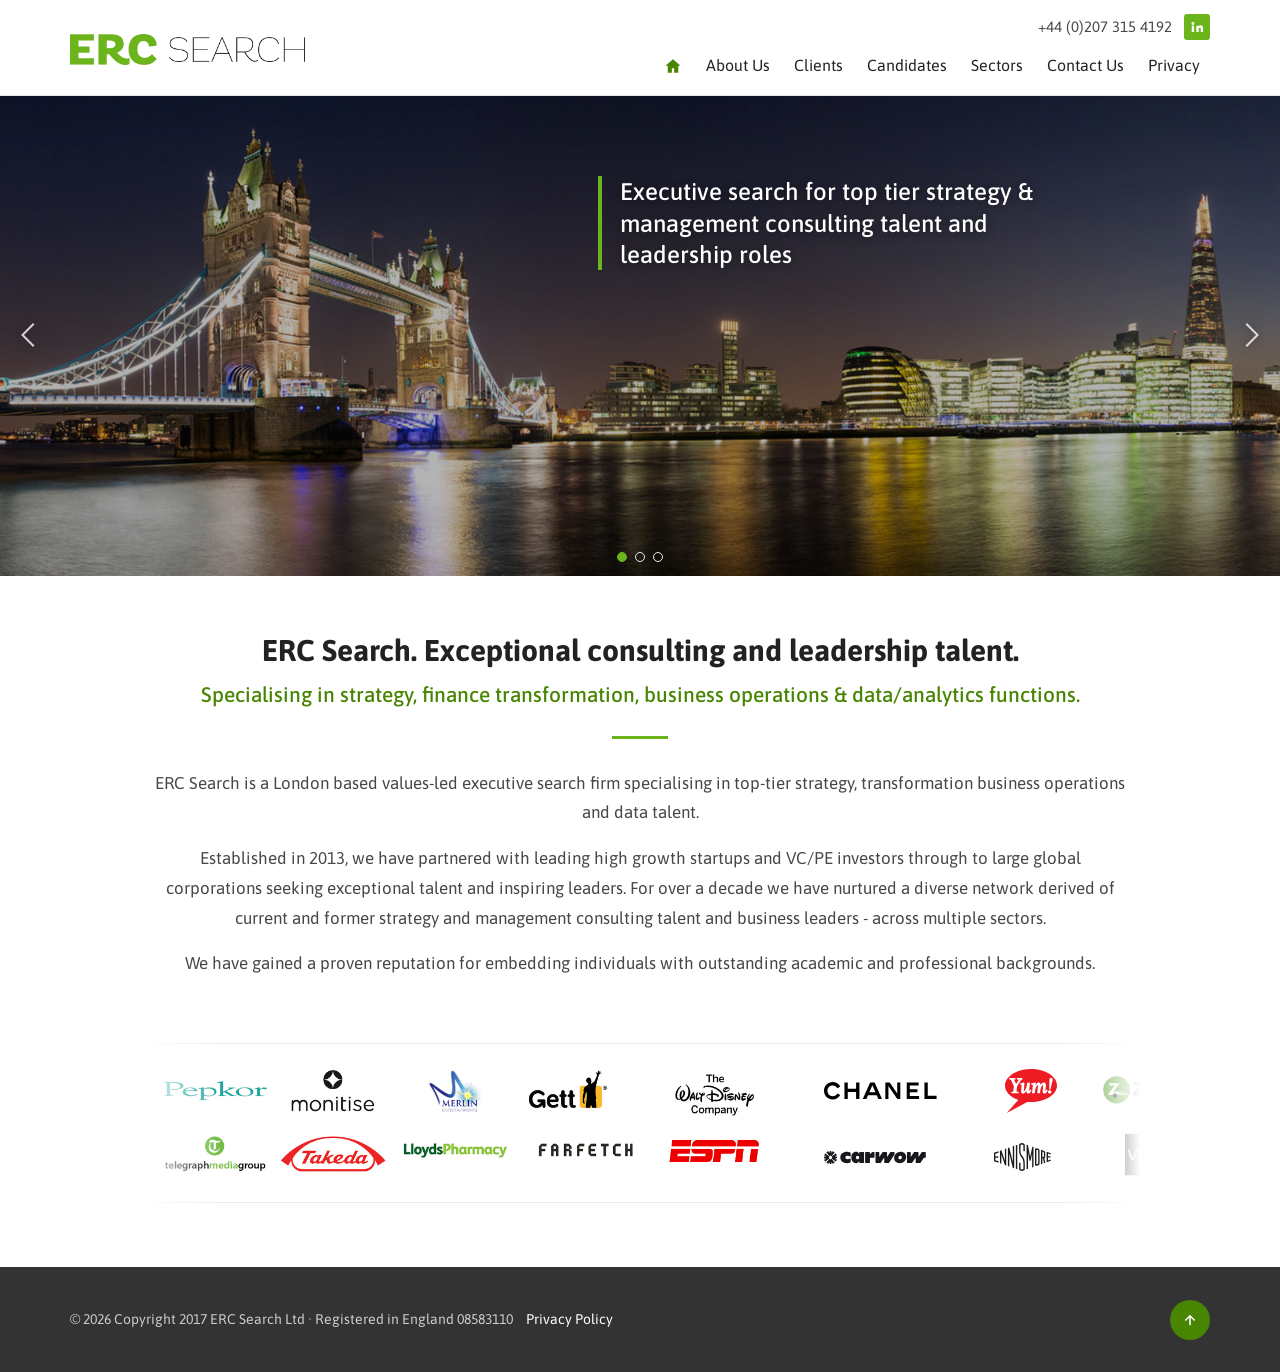
<file: index.html>
<!doctype html>
<html lang="en-GB">
<head>
<meta charset="utf-8">
<meta name="viewport" content="width=device-width, initial-scale=1, viewport-fit=cover">
<title>ERC Search - Home</title>
<meta name="description" content="ERC Search is a recruitment consultancy for top tier strategy and management consulting talent">
<meta name="keywords" content="erc, search, recruitment, consultancy, top, tier, strategy, management, consulting, talent">
<meta name="theme-color" content="#ffffff">
<link rel="stylesheet" href="assets/css/fonts.css">
<link rel="stylesheet" href="assets/css/style.css?v=40203330">
</head>
<body>
<a class="skip" href="#main">Skip to content</a>
<header class="site-header"><div class="wrap header-inner">
  <a class="logo" href="index.html"><img src="img/erc-logo.png" alt="ERC Search" width="386" height="50"></a>
  <div class="header-right">
    <div class="header-contact">
      <a class="tel" href="tel:+442073154192">+44 (0)207 315 4192</a>
      <a class="li" href="https://www.linkedin.com/company/erc-search/" aria-label="ERC Search on LinkedIn"><svg viewBox="0 0 24 24" aria-hidden="true"><path d="M4.98 3.5A2.5 2.5 0 1 1 5 8.5a2.5 2.5 0 0 1-.02-5zM3 9.75h4v11H3v-11zm7 0h3.8v1.5h.06c.53-1 1.83-2.05 3.77-2.05 4.03 0 4.77 2.6 4.77 6v5.55h-4v-4.92c0-1.17-.02-2.68-1.65-2.68-1.65 0-1.9 1.28-1.9 2.6v5h-4v-11z"/></svg></a>
    </div>
    <button class="nav-toggle" type="button" aria-expanded="false" aria-controls="site-nav" aria-label="Menu"><span></span></button>
    <nav class="nav" id="site-nav" aria-label="Main"><ul><li><a class="nav-home" href="index.html" aria-current="page" aria-label="Home"><svg viewBox="0 0 24 24" aria-hidden="true"><path d="M12 3 2 11.5h3V21h5.5v-6h3v6H19v-9.5h3z"/></svg><span class="nav-home-label">Home</span></a></li><li><a href="about.html">About Us</a></li><li><a href="clients.html">Clients</a></li><li><a href="candidates.html">Candidates</a></li><li><a href="sectors.html">Sectors</a></li><li><a href="contact.html">Contact Us</a></li><li><a href="privacy-policy.pdf">Privacy</a></li></ul></nav>
  </div>
</div></header>
<main id="main">
<section class="slider" aria-label="Introduction">
  <div class="slide is-active" aria-hidden="false"><img src="img/head/home1.jpg" alt="" width="1600" height="600"><div class="slide-caption" style="--x:46.7%;--y:16.7%"><p>Executive search for top tier strategy &amp; management consulting talent and leadership roles</p></div></div><div class="slide" aria-hidden="true"><img src="img/head/home2.jpg" alt="" width="1600" height="600" loading="lazy" style="filter:brightness(1.22)"><div class="slide-caption" style="--x:17.7%;--y:55%"><p>Access to market leading clients and exciting opportunities</p></div></div><div class="slide" aria-hidden="true"><img src="img/head/home3.jpg" alt="" width="1600" height="600" loading="lazy"><div class="slide-caption" style="--x:7.7%;--y:38.3%"><p>Solutions through understanding</p></div></div>
  <button class="slider-arrow slider-prev" type="button" aria-label="Previous slide"><svg viewBox="0 0 24 24" aria-hidden="true"><path d="M15 3 6 12l9 9" fill="none" stroke="currentColor" stroke-width="1.6"/></svg></button>
  <button class="slider-arrow slider-next" type="button" aria-label="Next slide"><svg viewBox="0 0 24 24" aria-hidden="true"><path d="m9 3 9 9-9 9" fill="none" stroke="currentColor" stroke-width="1.6"/></svg></button>
  <div class="slider-dots"><button type="button" aria-label="Slide 1" aria-current="true"></button><button type="button" aria-label="Slide 2" aria-current="false"></button><button type="button" aria-label="Slide 3" aria-current="false"></button></div>
</section>
<section class="intro"><div class="wrap"><div class="intro-inner">
  <h1>ERC Search. Exceptional consulting and leadership talent.</h1>
  <h2 class="subtitle">Specialising in strategy, finance transformation, business operations &amp; data/analytics functions.</h2>
  <hr class="rule">
  <p>ERC Search is a London based values-led executive search firm specialising in top-tier strategy, transformation business operations and data talent.</p>
  <p>Established in 2013, we have partnered with leading high growth startups and VC/PE investors through to large global corporations seeking exceptional talent and inspiring leaders. For over a decade we have nurtured a diverse network derived of current and former strategy and management consulting talent and business leaders - across multiple sectors.</p>
  <p>We have gained a proven reputation for embedding individuals with outstanding academic and professional backgrounds.</p>
</div></div></section>
<section class="reel-wrap" aria-label="Clients"><div class="wrap"><div class="reel"><div class="reel-row reel-row--top"><div class="reel-track"><span class="reel-cut" style="--cut:58"><img class="reel-strip" src="img/_image-2.jpg" alt="" width="2250" height="360"></span><span class="reel-logo" style="--h:18px"><img src="img/clients/chanel.svg" alt="Chanel"></span><span class="reel-logo" style="--h:44px"><img src="img/clients/yum.svg" alt="Yum! Brands"></span><span class="reel-cut" style="--cut:50"><img class="reel-strip" src="img/_image-1.jpg" alt="" width="2250" height="360"></span><span class="reel-logo" style="--h:19px"><img src="img/clients/depop.svg" alt="Depop"></span><span class="reel-logo" style="--h:28px"><img src="img/clients/migso-pcubed.svg" alt="MIGSO-PCUBED"></span><span class="reel-cut" style="--cut:51"><img class="reel-strip" src="img/_image-3.jpg" alt="" width="2250" height="360"></span><span class="reel-logo" style="--h:15px"><img src="img/clients/thefold.png" alt="The Fold"></span><span class="reel-logo" style="--h:36px"><img src="img/clients/better.svg" alt="Better.co.uk"></span><span class="reel-cut" style="--cut:53"><img class="reel-strip" src="img/_image-4.jpg" alt="" width="2250" height="360"></span><span class="reel-logo" style="--h:19px"><img src="img/clients/antidote.svg" alt="Antidote"></span><span class="reel-copy" aria-hidden="true"><span class="reel-cut" style="--cut:58"><img class="reel-strip" src="img/_image-2.jpg" alt="" width="2250" height="360"></span><span class="reel-logo" style="--h:18px"><img src="img/clients/chanel.svg" alt=""></span><span class="reel-logo" style="--h:44px"><img src="img/clients/yum.svg" alt=""></span><span class="reel-cut" style="--cut:50"><img class="reel-strip" src="img/_image-1.jpg" alt="" width="2250" height="360"></span><span class="reel-logo" style="--h:19px"><img src="img/clients/depop.svg" alt=""></span><span class="reel-logo" style="--h:28px"><img src="img/clients/migso-pcubed.svg" alt=""></span><span class="reel-cut" style="--cut:51"><img class="reel-strip" src="img/_image-3.jpg" alt="" width="2250" height="360"></span><span class="reel-logo" style="--h:15px"><img src="img/clients/thefold.png" alt=""></span><span class="reel-logo" style="--h:36px"><img src="img/clients/better.svg" alt=""></span><span class="reel-cut" style="--cut:53"><img class="reel-strip" src="img/_image-4.jpg" alt="" width="2250" height="360"></span><span class="reel-logo" style="--h:19px"><img src="img/clients/antidote.svg" alt=""></span></span></div></div><div class="reel-row reel-row--bottom"><div class="reel-track"><span class="reel-cut" style="--cut:58"><img class="reel-strip" src="img/_image-2.jpg" alt="" width="2250" height="360"></span><span class="reel-logo" style="--h:13px"><img src="img/clients/carwow.svg" alt="Carwow"></span><span class="reel-logo" style="--h:28px"><img src="img/clients/ennismore.svg" alt="Ennismore"></span><span class="reel-cut" style="--cut:50"><img class="reel-strip" src="img/_image-1.jpg" alt="" width="2250" height="360"></span><span class="reel-logo" style="--h:20px"><img src="img/clients/nested.svg" alt="Nested"></span><span class="reel-logo" style="--h:22px"><img src="img/clients/omio.svg" alt="Omio"></span><span class="reel-cut" style="--cut:51"><img class="reel-strip" src="img/_image-3.jpg" alt="" width="2250" height="360"></span><span class="reel-logo" style="--h:30px"><img src="img/clients/rcs-england.png" alt="The Royal College of Surgeons of England"></span><span class="reel-logo" style="--h:20px"><img src="img/clients/capital-on-tap.svg" alt="Capital on Tap"></span><span class="reel-cut" style="--cut:53"><img class="reel-strip" src="img/_image-4.jpg" alt="" width="2250" height="360"></span><span class="reel-logo" style="--h:32px"><img src="img/clients/mind.png" alt="Mind"></span><span class="reel-copy" aria-hidden="true"><span class="reel-cut" style="--cut:58"><img class="reel-strip" src="img/_image-2.jpg" alt="" width="2250" height="360"></span><span class="reel-logo" style="--h:13px"><img src="img/clients/carwow.svg" alt=""></span><span class="reel-logo" style="--h:28px"><img src="img/clients/ennismore.svg" alt=""></span><span class="reel-cut" style="--cut:50"><img class="reel-strip" src="img/_image-1.jpg" alt="" width="2250" height="360"></span><span class="reel-logo" style="--h:20px"><img src="img/clients/nested.svg" alt=""></span><span class="reel-logo" style="--h:22px"><img src="img/clients/omio.svg" alt=""></span><span class="reel-cut" style="--cut:51"><img class="reel-strip" src="img/_image-3.jpg" alt="" width="2250" height="360"></span><span class="reel-logo" style="--h:30px"><img src="img/clients/rcs-england.png" alt=""></span><span class="reel-logo" style="--h:20px"><img src="img/clients/capital-on-tap.svg" alt=""></span><span class="reel-cut" style="--cut:53"><img class="reel-strip" src="img/_image-4.jpg" alt="" width="2250" height="360"></span><span class="reel-logo" style="--h:32px"><img src="img/clients/mind.png" alt=""></span></span></div></div></div></div></section>
</main>
<footer class="site-footer"><div class="wrap footer-bar">
  <p>© 2026 Copyright 2017 ERC Search Ltd · Registered in England 08583110 <a href="privacy-policy.pdf">Privacy Policy</a></p>
  <a class="footer-top" href="#" aria-label="Back to top"><svg viewBox="0 0 24 24" aria-hidden="true"><path d="M12 5l7 7-1.4 1.4-4.6-4.6V19h-2V8.8l-4.6 4.6L5 12z"/></svg></a>
</div></footer>
<script src="assets/js/main.js?v=89a0fbdc" defer></script>
</body>
</html>
</file>
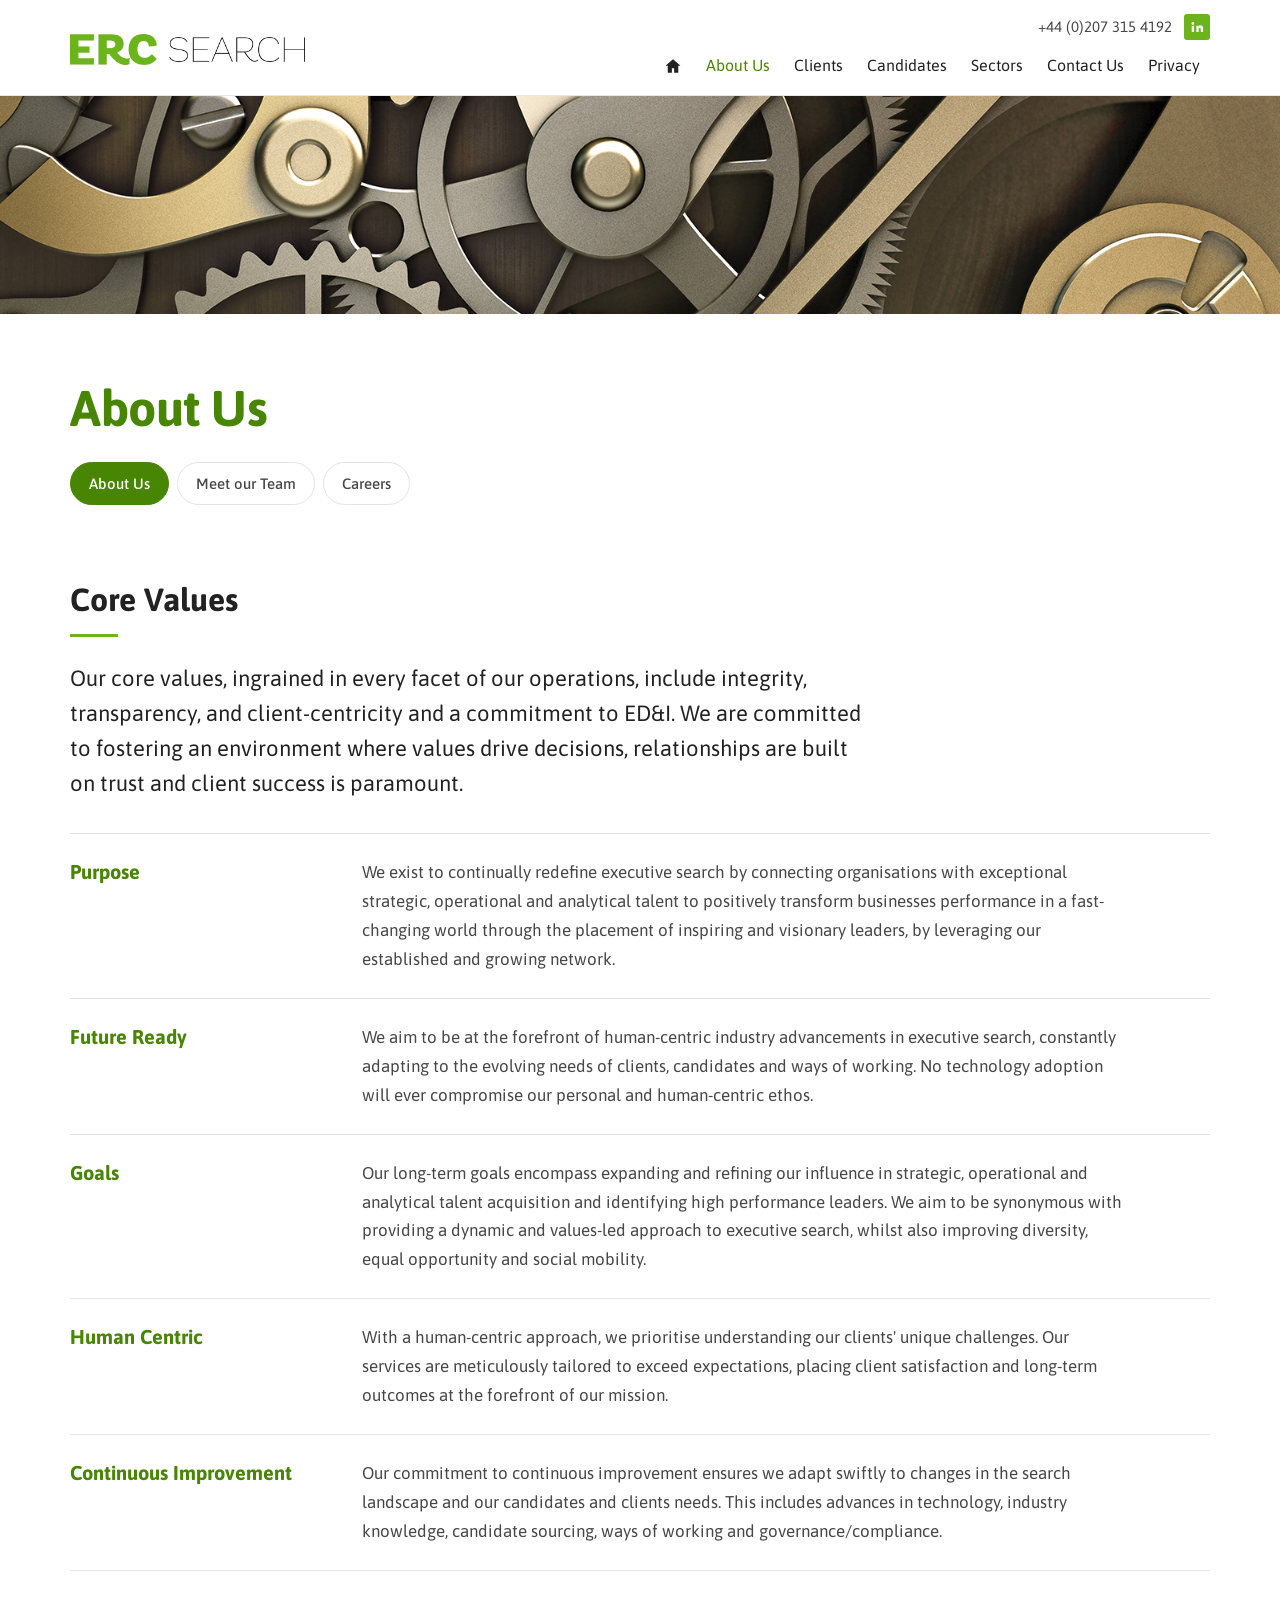
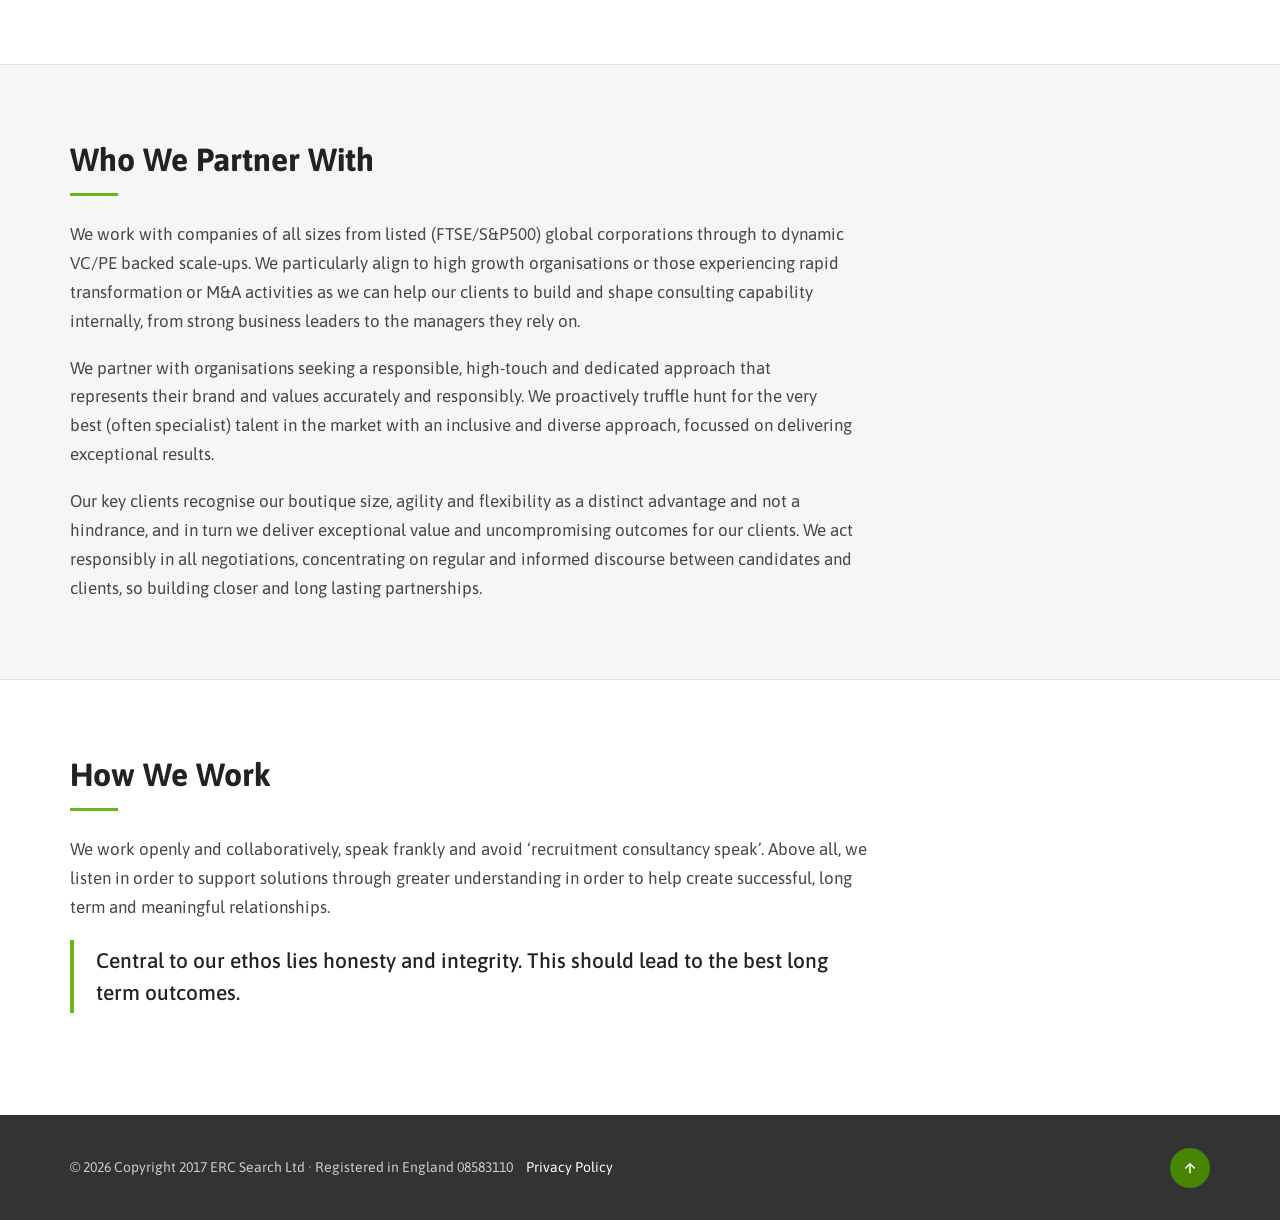
<file: about.html>
<!doctype html>
<html lang="en-GB">
<head>
<meta charset="utf-8">
<meta name="viewport" content="width=device-width, initial-scale=1, viewport-fit=cover">
<title>ERC Search - About Us</title>
<meta name="description" content="ERC Search is a recruitment consultancy for top tier strategy and management consulting talent">
<meta name="keywords" content="erc, search, recruitment, consultancy, top, tier, strategy, management, consulting, talent">
<meta name="theme-color" content="#ffffff">
<link rel="stylesheet" href="assets/css/fonts.css">
<link rel="stylesheet" href="assets/css/style.css?v=40203330">
</head>
<body>
<a class="skip" href="#main">Skip to content</a>
<header class="site-header"><div class="wrap header-inner">
  <a class="logo" href="index.html"><img src="img/erc-logo.png" alt="ERC Search" width="386" height="50"></a>
  <div class="header-right">
    <div class="header-contact">
      <a class="tel" href="tel:+442073154192">+44 (0)207 315 4192</a>
      <a class="li" href="https://www.linkedin.com/company/erc-search/" aria-label="ERC Search on LinkedIn"><svg viewBox="0 0 24 24" aria-hidden="true"><path d="M4.98 3.5A2.5 2.5 0 1 1 5 8.5a2.5 2.5 0 0 1-.02-5zM3 9.75h4v11H3v-11zm7 0h3.8v1.5h.06c.53-1 1.83-2.05 3.77-2.05 4.03 0 4.77 2.6 4.77 6v5.55h-4v-4.92c0-1.17-.02-2.68-1.65-2.68-1.65 0-1.9 1.28-1.9 2.6v5h-4v-11z"/></svg></a>
    </div>
    <button class="nav-toggle" type="button" aria-expanded="false" aria-controls="site-nav" aria-label="Menu"><span></span></button>
    <nav class="nav" id="site-nav" aria-label="Main"><ul><li><a class="nav-home" href="index.html" aria-label="Home"><svg viewBox="0 0 24 24" aria-hidden="true"><path d="M12 3 2 11.5h3V21h5.5v-6h3v6H19v-9.5h3z"/></svg><span class="nav-home-label">Home</span></a></li><li><a href="about.html" aria-current="page">About Us</a></li><li><a href="clients.html">Clients</a></li><li><a href="candidates.html">Candidates</a></li><li><a href="sectors.html">Sectors</a></li><li><a href="contact.html">Contact Us</a></li><li><a href="privacy-policy.pdf">Privacy</a></li></ul></nav>
  </div>
</div></header>
<main id="main">
<div class="banner"><img src="img/head/about.jpg" alt="" width="1600" height="299"></div>
<div class="wrap page-title"><h1>About Us</h1><ul class="subnav"><li><a href="about.html" aria-current="page">About Us</a></li><li><a href="directors.html">Meet our Team</a></li><li><a href="careers.html">Careers</a></li></ul></div>
<section class="section"><div class="wrap">
  <h2 class="h2">Core Values</h2>
  <div class="prose"><p class="lead">Our core values, ingrained in every facet of our operations, include integrity, transparency, and client-centricity and a commitment to ED&amp;I. We are committed to fostering an environment where values drive decisions, relationships are built on trust and client success is paramount.</p></div>
  <dl class="values"><div class="value"><dt>Purpose</dt><dd>We exist to continually redefine executive search by connecting organisations with exceptional strategic, operational and analytical talent to positively transform businesses performance in a fast-changing world through the placement of inspiring and visionary leaders, by leveraging our established and growing network.</dd></div><div class="value"><dt>Future Ready</dt><dd>We aim to be at the forefront of human-centric industry advancements in executive search, constantly adapting to the evolving needs of clients, candidates and ways of working. No technology adoption will ever compromise our personal and human-centric ethos.</dd></div><div class="value"><dt>Goals</dt><dd>Our long-term goals encompass expanding and refining our influence in strategic, operational and analytical talent acquisition and identifying high performance leaders. We aim to be synonymous with providing a dynamic and values-led approach to executive search, whilst also improving diversity, equal opportunity and social mobility.</dd></div><div class="value"><dt>Human Centric</dt><dd>With a human-centric approach, we prioritise understanding our clients' unique challenges. Our services are meticulously tailored to exceed expectations, placing client satisfaction and long-term outcomes at the forefront of our mission.</dd></div><div class="value"><dt>Continuous Improvement</dt><dd>Our commitment to continuous improvement ensures we adapt swiftly to changes in the search landscape and our candidates and clients needs. This includes advances in technology, industry knowledge, candidate sourcing, ways of working and governance/compliance.</dd></div></dl>
</div></section>
<section class="section section--soft"><div class="wrap">
  <h2 class="h2">Who We Partner With</h2>
  <div class="prose">
    <p>We work with companies of all sizes from listed (FTSE/S&amp;P500) global corporations through to dynamic VC/PE backed scale-ups. We particularly align to high growth organisations or those experiencing rapid transformation or M&amp;A activities as we can help our clients to build and shape consulting capability internally, from strong business leaders to the managers they rely on.</p>
    <p>We partner with organisations seeking a responsible, high-touch and dedicated approach that represents their brand and values accurately and responsibly. We proactively truffle hunt for the very best (often specialist) talent in the market with an inclusive and diverse approach, focussed on delivering exceptional results.</p>
    <p>Our key clients recognise our boutique size, agility and flexibility as a distinct advantage and not a hindrance, and in turn we deliver exceptional value and uncompromising outcomes for our clients. We act responsibly in all negotiations, concentrating on regular and informed discourse between candidates and clients, so building closer and long lasting partnerships.</p>
  </div>
</div></section>
<section class="section section--end"><div class="wrap">
  <h2 class="h2">How We Work</h2>
  <div class="prose">
    <p>We work openly and collaboratively, speak frankly and avoid ‘recruitment consultancy speak’. Above all, we listen in order to support solutions through greater understanding in order to help create successful, long term and meaningful relationships.</p>
    <p class="callout">Central to our ethos lies honesty and integrity. This should lead to the best long term outcomes.</p>
  </div>
</div></section>
</main>
<footer class="site-footer"><div class="wrap footer-bar">
  <p>© 2026 Copyright 2017 ERC Search Ltd · Registered in England 08583110 <a href="privacy-policy.pdf">Privacy Policy</a></p>
  <a class="footer-top" href="#" aria-label="Back to top"><svg viewBox="0 0 24 24" aria-hidden="true"><path d="M12 5l7 7-1.4 1.4-4.6-4.6V19h-2V8.8l-4.6 4.6L5 12z"/></svg></a>
</div></footer>
<script src="assets/js/main.js?v=89a0fbdc" defer></script>
</body>
</html>
</file>
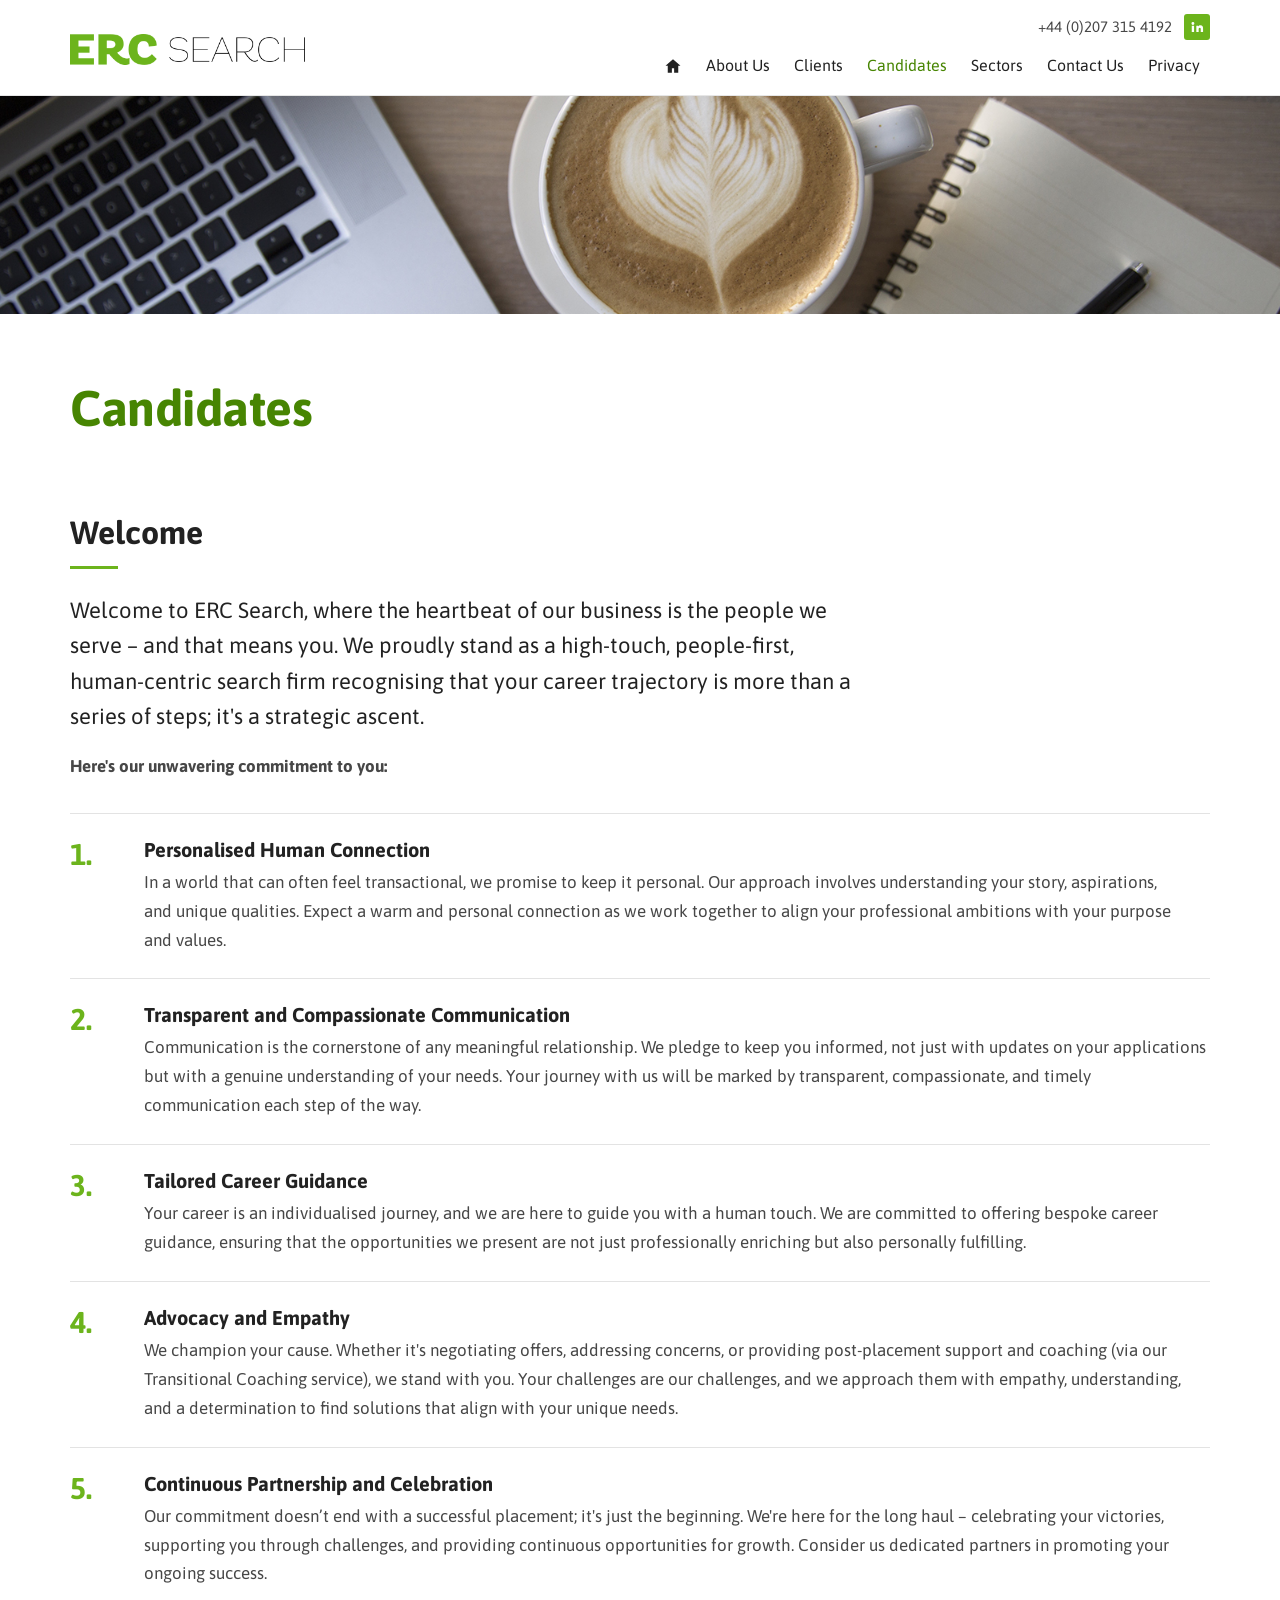
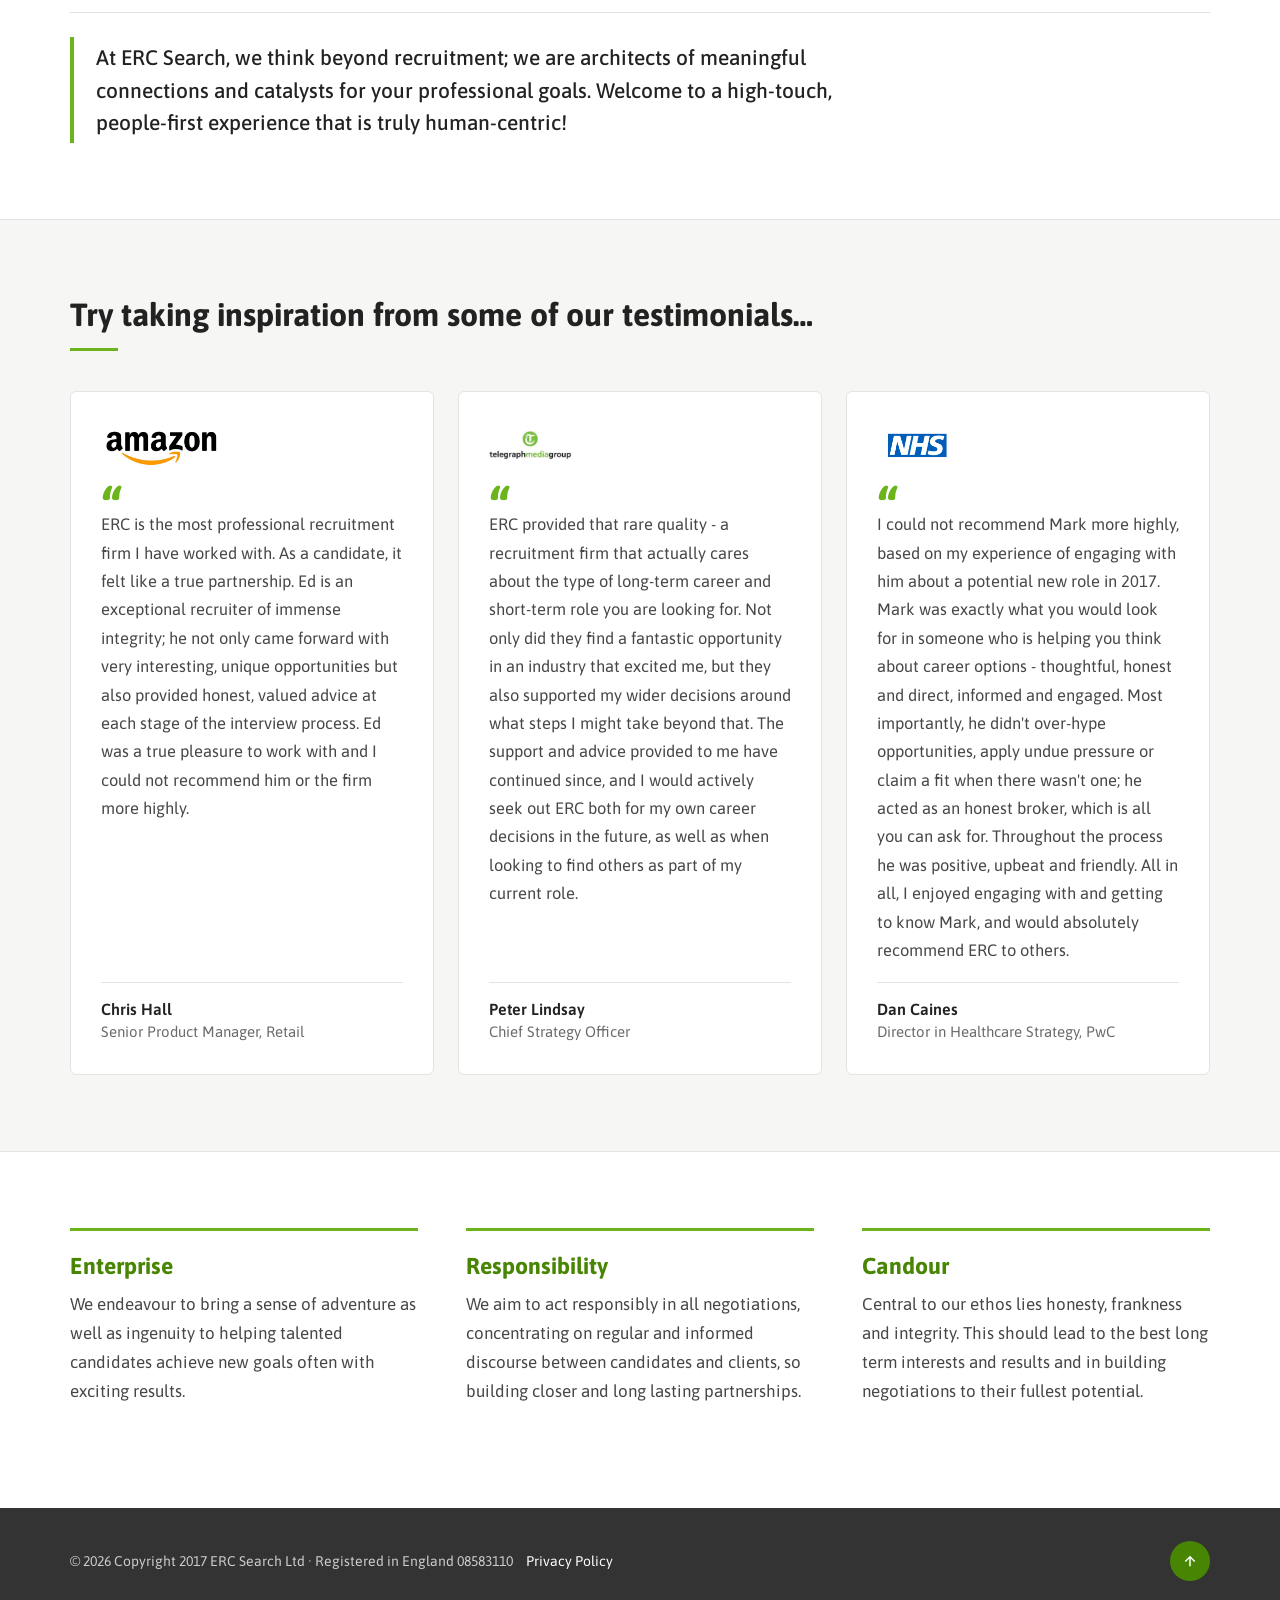
<file: candidates.html>
<!doctype html>
<html lang="en-GB">
<head>
<meta charset="utf-8">
<meta name="viewport" content="width=device-width, initial-scale=1, viewport-fit=cover">
<title>ERC Search - Candidates</title>
<meta name="description" content="ERC Search is a recruitment consultancy for top tier strategy and management consulting talent">
<meta name="keywords" content="erc, search, recruitment, consultancy, top, tier, strategy, management, consulting, talent">
<meta name="theme-color" content="#ffffff">
<link rel="stylesheet" href="assets/css/fonts.css">
<link rel="stylesheet" href="assets/css/style.css?v=40203330">
</head>
<body>
<a class="skip" href="#main">Skip to content</a>
<header class="site-header"><div class="wrap header-inner">
  <a class="logo" href="index.html"><img src="img/erc-logo.png" alt="ERC Search" width="386" height="50"></a>
  <div class="header-right">
    <div class="header-contact">
      <a class="tel" href="tel:+442073154192">+44 (0)207 315 4192</a>
      <a class="li" href="https://www.linkedin.com/company/erc-search/" aria-label="ERC Search on LinkedIn"><svg viewBox="0 0 24 24" aria-hidden="true"><path d="M4.98 3.5A2.5 2.5 0 1 1 5 8.5a2.5 2.5 0 0 1-.02-5zM3 9.75h4v11H3v-11zm7 0h3.8v1.5h.06c.53-1 1.83-2.05 3.77-2.05 4.03 0 4.77 2.6 4.77 6v5.55h-4v-4.92c0-1.17-.02-2.68-1.65-2.68-1.65 0-1.9 1.28-1.9 2.6v5h-4v-11z"/></svg></a>
    </div>
    <button class="nav-toggle" type="button" aria-expanded="false" aria-controls="site-nav" aria-label="Menu"><span></span></button>
    <nav class="nav" id="site-nav" aria-label="Main"><ul><li><a class="nav-home" href="index.html" aria-label="Home"><svg viewBox="0 0 24 24" aria-hidden="true"><path d="M12 3 2 11.5h3V21h5.5v-6h3v6H19v-9.5h3z"/></svg><span class="nav-home-label">Home</span></a></li><li><a href="about.html">About Us</a></li><li><a href="clients.html">Clients</a></li><li><a href="candidates.html" aria-current="page">Candidates</a></li><li><a href="sectors.html">Sectors</a></li><li><a href="contact.html">Contact Us</a></li><li><a href="privacy-policy.pdf">Privacy</a></li></ul></nav>
  </div>
</div></header>
<main id="main">
<div class="banner"><img src="img/head/candidates.jpg" alt="" width="1600" height="299"></div>
<div class="wrap page-title"><h1>Candidates</h1></div>
<section class="section"><div class="wrap">
  <h2 class="h2">Welcome</h2>
  <div class="prose">
    <p class="lead">Welcome to ERC Search, where the heartbeat of our business is the people we serve – and that means you. We proudly stand as a high-touch, people-first, human-centric search firm recognising that your career trajectory is more than a series of steps; it's a strategic ascent.</p>
    <p><strong>Here's our unwavering commitment to you:</strong></p>
  </div>
  <ol class="steps"><li><span class="num">1.</span><div><h3>Personalised Human Connection</h3><p>In a world that can often feel transactional, we promise to keep it personal. Our approach involves understanding your story, aspirations, and unique qualities. Expect a warm and personal connection as we work together to align your professional ambitions with your purpose and values.</p></div></li><li><span class="num">2.</span><div><h3>Transparent and Compassionate Communication</h3><p>Communication is the cornerstone of any meaningful relationship. We pledge to keep you informed, not just with updates on your applications but with a genuine understanding of your needs. Your journey with us will be marked by transparent, compassionate, and timely communication each step of the way.</p></div></li><li><span class="num">3.</span><div><h3>Tailored Career Guidance</h3><p>Your career is an individualised journey, and we are here to guide you with a human touch. We are committed to offering bespoke career guidance, ensuring that the opportunities we present are not just professionally enriching but also personally fulfilling.</p></div></li><li><span class="num">4.</span><div><h3>Advocacy and Empathy</h3><p>We champion your cause. Whether it's negotiating offers, addressing concerns, or providing post-placement support and coaching (via our Transitional Coaching service), we stand with you. Your challenges are our challenges, and we approach them with empathy, understanding, and a determination to find solutions that align with your unique needs.</p></div></li><li><span class="num">5.</span><div><h3>Continuous Partnership and Celebration</h3><p>Our commitment doesn’t end with a successful placement; it's just the beginning. We're here for the long haul – celebrating your victories, supporting you through challenges, and providing continuous opportunities for growth. Consider us dedicated partners in promoting your ongoing success.</p></div></li></ol>
  <div class="prose"><p class="callout">At ERC Search, we think beyond recruitment; we are architects of meaningful connections and catalysts for your professional goals. Welcome to a high-touch, people-first experience that is truly human-centric!</p></div>
</div></section>
<section class="section section--soft"><div class="wrap">
  <h2 class="h2">Try taking inspiration from some of our testimonials…</h2>
  <div class="quotes quotes--three"><figure class="quote">
  <div class="q-logo"><img src="uploads/testimonials/amazon-21-03-2017-12-26.jpg" alt="Amazon" loading="lazy"></div>
  <blockquote><p>ERC is the most professional recruitment firm I have worked with. As a candidate, it felt like a true partnership. Ed is an exceptional recruiter of immense integrity; he not only came forward with very interesting, unique opportunities but also provided honest, valued advice at each stage of the interview process. Ed was a true pleasure to work with and I could not recommend him or the firm more highly.</p></blockquote>
  <figcaption><strong>Chris Hall</strong>Senior Product Manager, Retail</figcaption>
</figure><figure class="quote">
  <div class="q-logo"><img src="uploads/testimonials/telegraph-21-03-2017-12-27.jpg" alt="Telegraph Media Group" loading="lazy"></div>
  <blockquote><p>ERC provided that rare quality - a recruitment firm that actually cares about the type of long-term career and short-term role you are looking for. Not only did they find a fantastic opportunity in an industry that excited me, but they also supported my wider decisions around what steps I might take beyond that. The support and advice provided to me have continued since, and I would actively seek out ERC both for my own career decisions in the future, as well as when looking to find others as part of my current role.</p></blockquote>
  <figcaption><strong>Peter Lindsay</strong>Chief Strategy Officer</figcaption>
</figure><figure class="quote">
  <div class="q-logo"><img src="uploads/testimonials/nhs.png" alt="NHS" loading="lazy"></div>
  <blockquote><p>I could not recommend Mark more highly, based on my experience of engaging with him about a potential new role in 2017. Mark was exactly what you would look for in someone who is helping you think about career options - thoughtful, honest and direct, informed and engaged. Most importantly, he didn't over-hype opportunities, apply undue pressure or claim a fit when there wasn't one; he acted as an honest broker, which is all you can ask for. Throughout the process he was positive, upbeat and friendly. All in all, I enjoyed engaging with and getting to know Mark, and would absolutely recommend ERC to others.</p></blockquote>
  <figcaption><strong>Dan Caines</strong>Director in Healthcare Strategy, PwC</figcaption>
</figure></div>
</div></section>
<section class="section section--end"><div class="wrap trio">
  <div><h2>Enterprise</h2><p>We endeavour to bring a sense of adventure as well as ingenuity to helping talented candidates achieve new goals often with exciting results.</p></div>
  <div><h2>Responsibility</h2><p>We aim to act responsibly in all negotiations, concentrating on regular and informed discourse between candidates and clients, so building closer and long lasting partnerships.</p></div>
  <div><h2>Candour</h2><p>Central to our ethos lies honesty, frankness and integrity. This should lead to the best long term interests and results and in building negotiations to their fullest potential.</p></div>
</div></section>
</main>
<footer class="site-footer"><div class="wrap footer-bar">
  <p>© 2026 Copyright 2017 ERC Search Ltd · Registered in England 08583110 <a href="privacy-policy.pdf">Privacy Policy</a></p>
  <a class="footer-top" href="#" aria-label="Back to top"><svg viewBox="0 0 24 24" aria-hidden="true"><path d="M12 5l7 7-1.4 1.4-4.6-4.6V19h-2V8.8l-4.6 4.6L5 12z"/></svg></a>
</div></footer>
<script src="assets/js/main.js?v=89a0fbdc" defer></script>
</body>
</html>
</file>
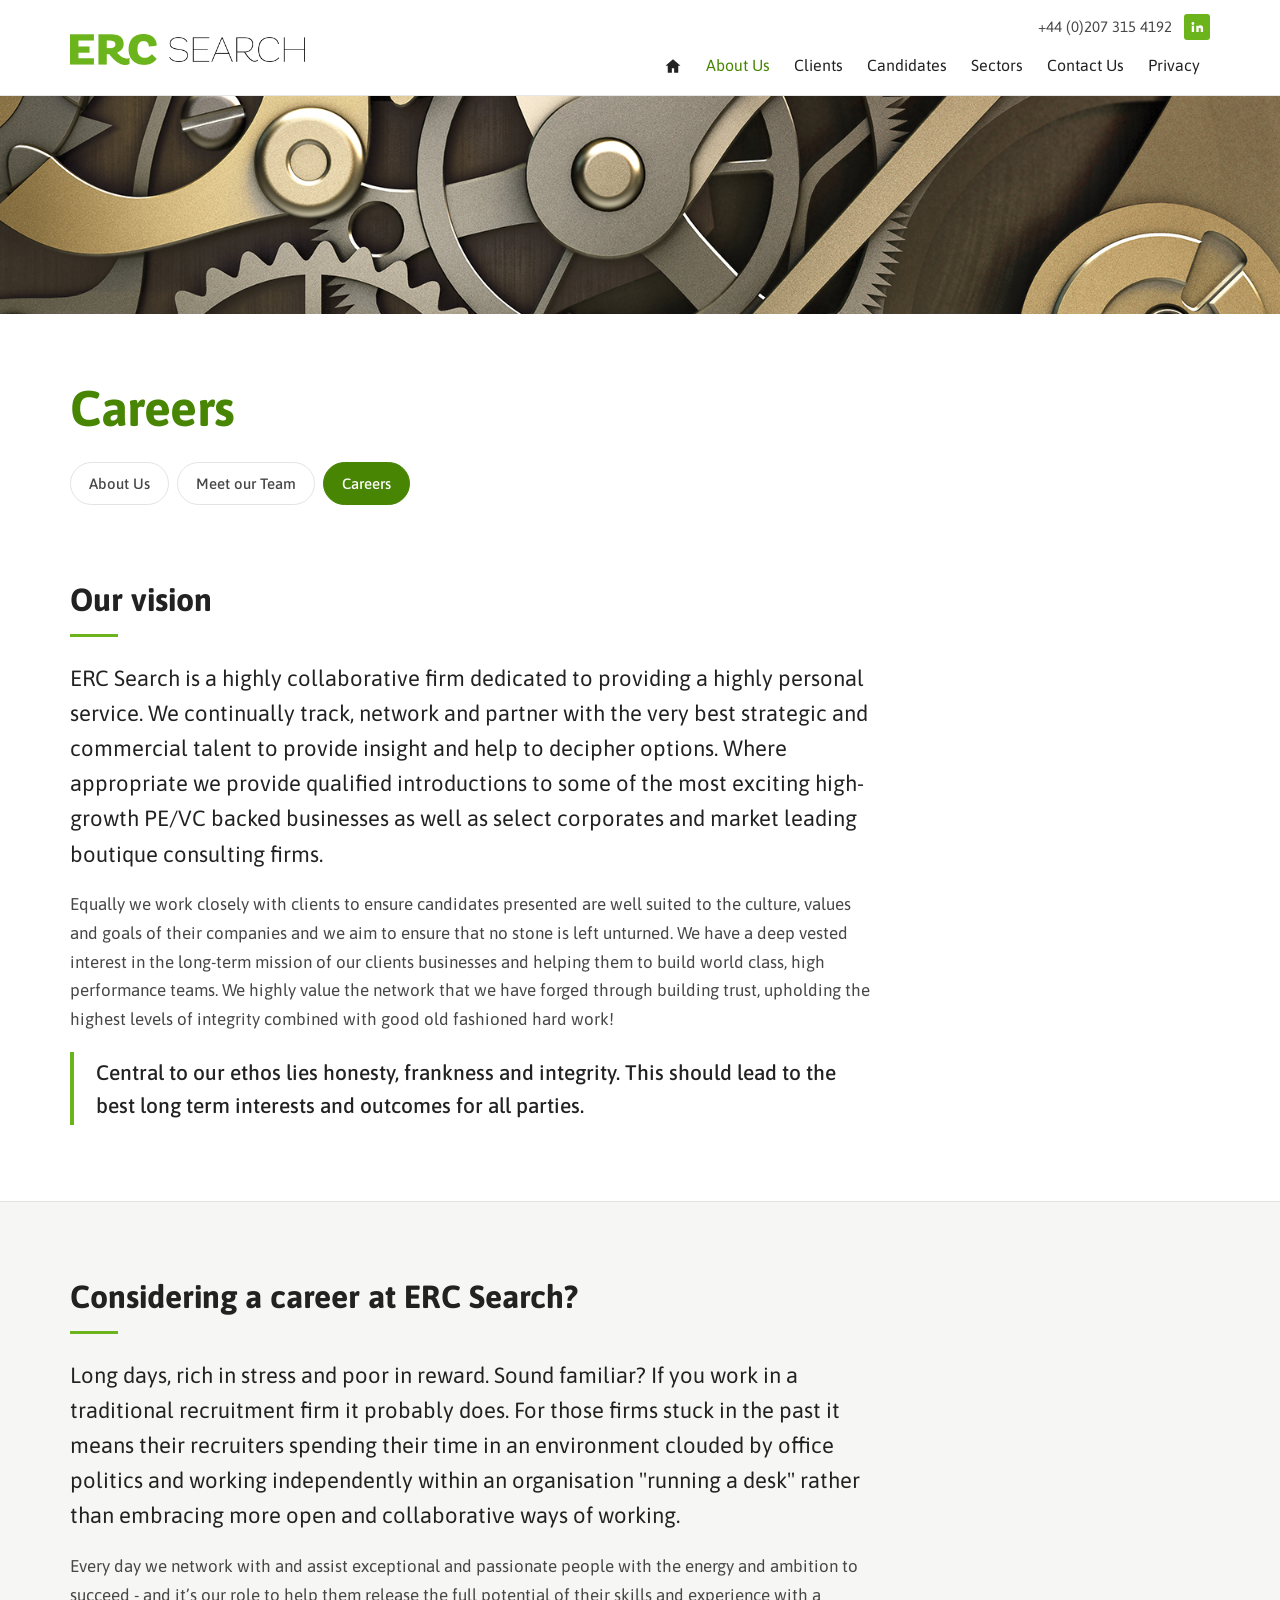
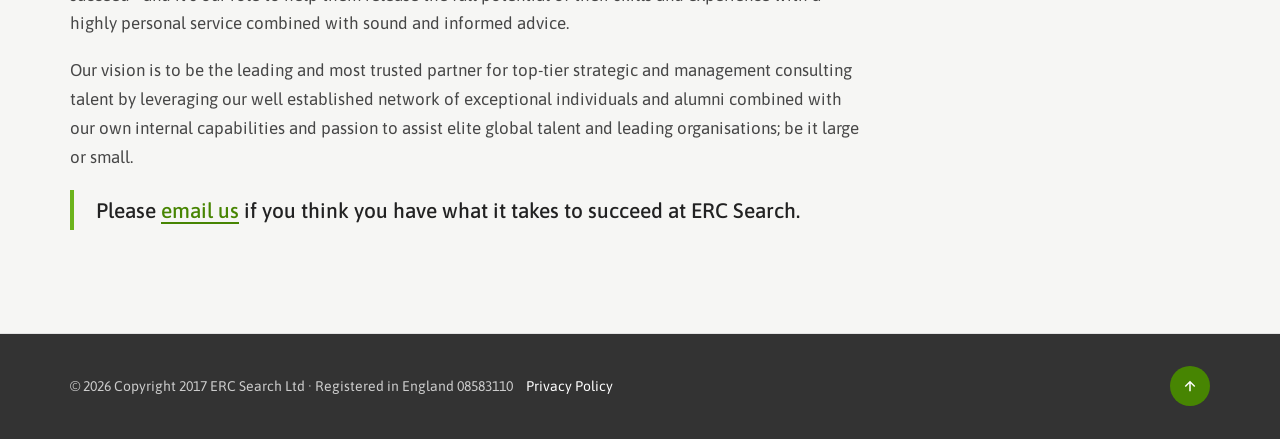
<file: careers.html>
<!doctype html>
<html lang="en-GB">
<head>
<meta charset="utf-8">
<meta name="viewport" content="width=device-width, initial-scale=1, viewport-fit=cover">
<title>ERC Search - Careers</title>
<meta name="description" content="ERC Search is a recruitment consultancy for top tier strategy and management consulting talent">
<meta name="keywords" content="erc, search, recruitment, consultancy, top, tier, strategy, management, consulting, talent">
<meta name="theme-color" content="#ffffff">
<link rel="stylesheet" href="assets/css/fonts.css">
<link rel="stylesheet" href="assets/css/style.css?v=40203330">
</head>
<body>
<a class="skip" href="#main">Skip to content</a>
<header class="site-header"><div class="wrap header-inner">
  <a class="logo" href="index.html"><img src="img/erc-logo.png" alt="ERC Search" width="386" height="50"></a>
  <div class="header-right">
    <div class="header-contact">
      <a class="tel" href="tel:+442073154192">+44 (0)207 315 4192</a>
      <a class="li" href="https://www.linkedin.com/company/erc-search/" aria-label="ERC Search on LinkedIn"><svg viewBox="0 0 24 24" aria-hidden="true"><path d="M4.98 3.5A2.5 2.5 0 1 1 5 8.5a2.5 2.5 0 0 1-.02-5zM3 9.75h4v11H3v-11zm7 0h3.8v1.5h.06c.53-1 1.83-2.05 3.77-2.05 4.03 0 4.77 2.6 4.77 6v5.55h-4v-4.92c0-1.17-.02-2.68-1.65-2.68-1.65 0-1.9 1.28-1.9 2.6v5h-4v-11z"/></svg></a>
    </div>
    <button class="nav-toggle" type="button" aria-expanded="false" aria-controls="site-nav" aria-label="Menu"><span></span></button>
    <nav class="nav" id="site-nav" aria-label="Main"><ul><li><a class="nav-home" href="index.html" aria-label="Home"><svg viewBox="0 0 24 24" aria-hidden="true"><path d="M12 3 2 11.5h3V21h5.5v-6h3v6H19v-9.5h3z"/></svg><span class="nav-home-label">Home</span></a></li><li><a href="about.html" class="is-section">About Us</a></li><li><a href="clients.html">Clients</a></li><li><a href="candidates.html">Candidates</a></li><li><a href="sectors.html">Sectors</a></li><li><a href="contact.html">Contact Us</a></li><li><a href="privacy-policy.pdf">Privacy</a></li></ul></nav>
  </div>
</div></header>
<main id="main">
<div class="banner"><img src="img/head/about.jpg" alt="" width="1600" height="299"></div>
<div class="wrap page-title"><h1>Careers</h1><ul class="subnav"><li><a href="about.html">About Us</a></li><li><a href="directors.html">Meet our Team</a></li><li><a href="careers.html" aria-current="page">Careers</a></li></ul></div>
<section class="section"><div class="wrap">
  <h2 class="h2">Our vision</h2>
  <div class="prose">
    <p class="lead">ERC Search is a highly collaborative firm dedicated to providing a highly personal service. We continually track, network and partner with the very best strategic and commercial talent to provide insight and help to decipher options. Where appropriate we provide qualified introductions to some of the most exciting high-growth PE/VC backed businesses as well as select corporates and market leading boutique consulting firms.</p>
    <p>Equally we work closely with clients to ensure candidates presented are well suited to the culture, values and goals of their companies and we aim to ensure that no stone is left unturned. We have a deep vested interest in the long-term mission of our clients businesses and helping them to build world class, high performance teams. We highly value the network that we have forged through building trust, upholding the highest levels of integrity combined with good old fashioned hard work!</p>
    <p class="callout">Central to our ethos lies honesty, frankness and integrity. This should lead to the best long term interests and outcomes for all parties.</p>
  </div>
</div></section>
<section class="section section--soft section--end"><div class="wrap">
  <h2 class="h2">Considering a career at ERC Search?</h2>
  <div class="prose">
    <p class="lead">Long days, rich in stress and poor in reward. Sound familiar? If you work in a traditional recruitment firm it probably does. For those firms stuck in the past it means their recruiters spending their time in an environment clouded by office politics and working independently within an organisation "running a desk" rather than embracing more open and collaborative ways of working.</p>
    <p>Every day we network with and assist exceptional and passionate people with the energy and ambition to succeed - and it’s our role to help them release the full potential of their skills and experience with a highly personal service combined with sound and informed advice.</p>
    <p>Our vision is to be the leading and most trusted partner for top-tier strategic and management consulting talent by leveraging our well established network of exceptional individuals and alumni combined with our own internal capabilities and passion to assist elite global talent and leading organisations; be it large or small.</p>
    <p class="callout">Please <a href="mailto:info@ercsearch.co.uk">email us</a> if you think you have what it takes to succeed at ERC Search.</p>
  </div>
</div></section>
</main>
<footer class="site-footer"><div class="wrap footer-bar">
  <p>© 2026 Copyright 2017 ERC Search Ltd · Registered in England 08583110 <a href="privacy-policy.pdf">Privacy Policy</a></p>
  <a class="footer-top" href="#" aria-label="Back to top"><svg viewBox="0 0 24 24" aria-hidden="true"><path d="M12 5l7 7-1.4 1.4-4.6-4.6V19h-2V8.8l-4.6 4.6L5 12z"/></svg></a>
</div></footer>
<script src="assets/js/main.js?v=89a0fbdc" defer></script>
</body>
</html>
</file>
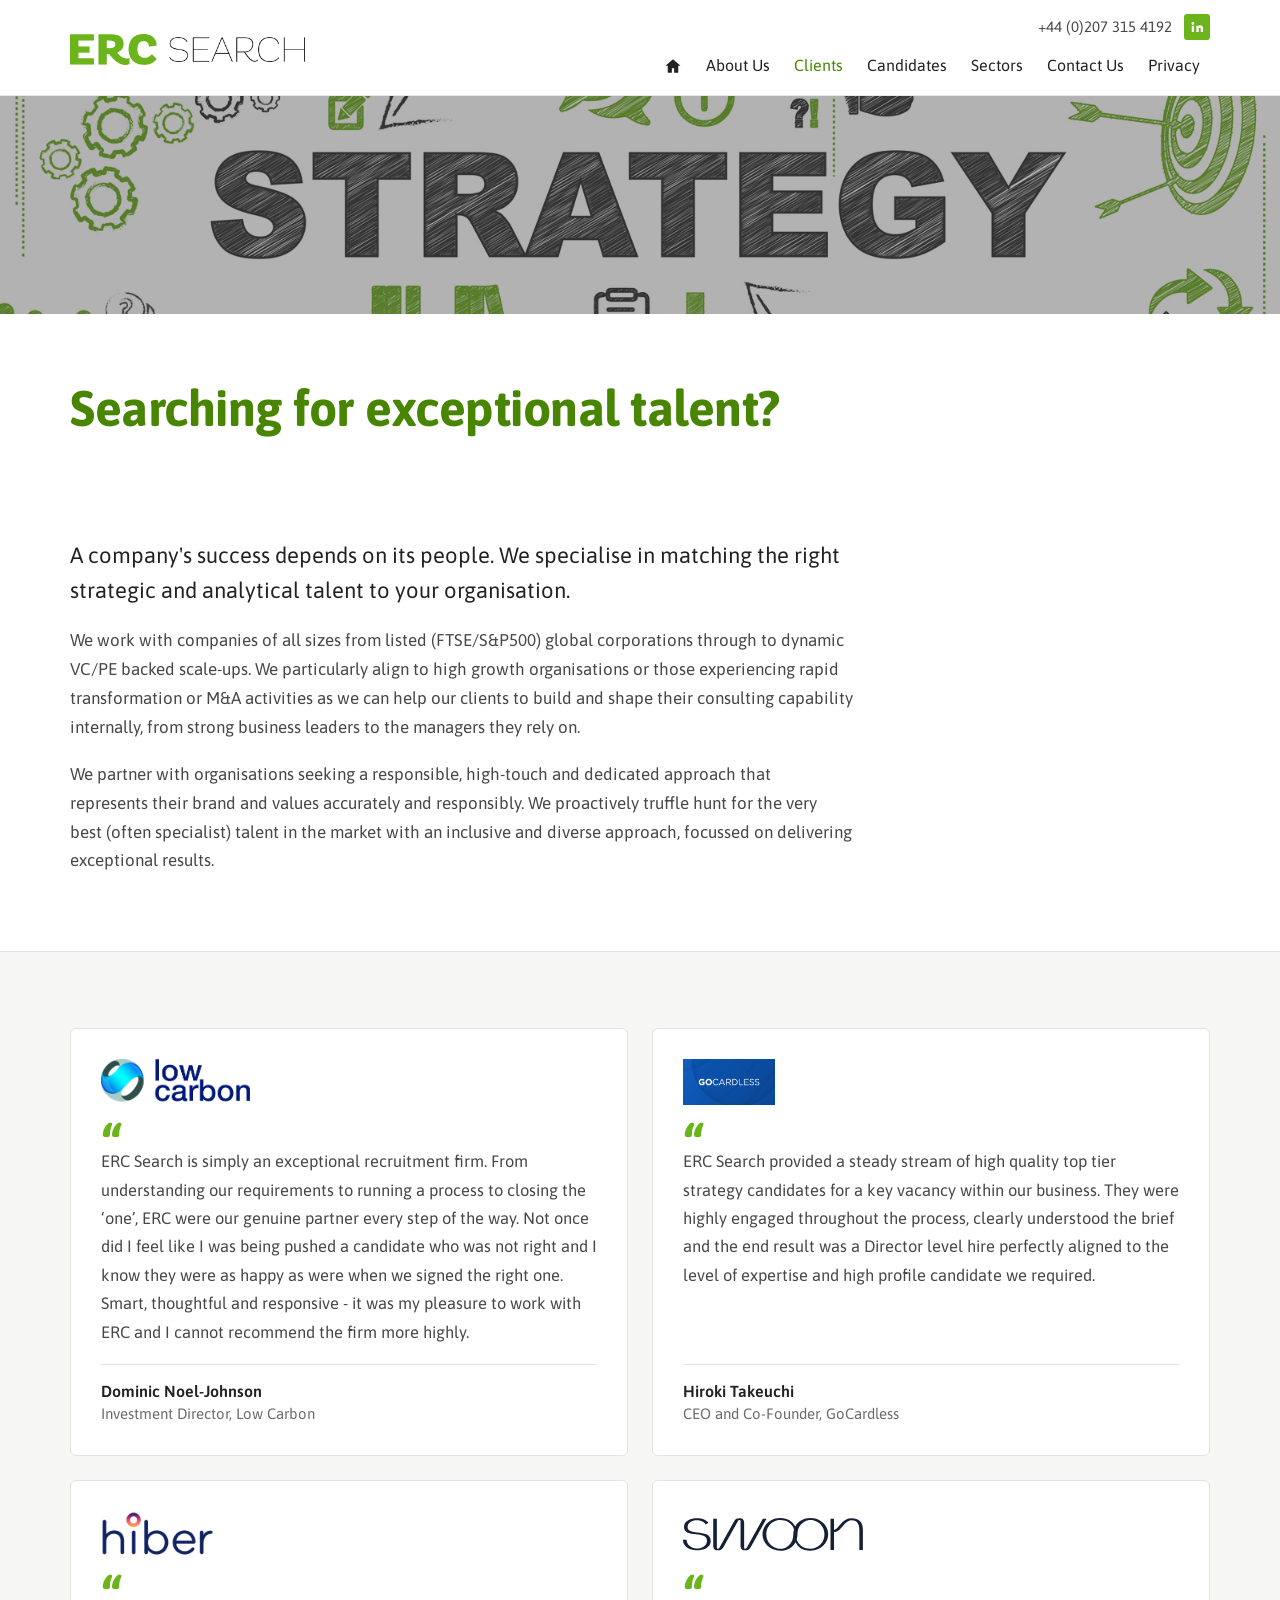
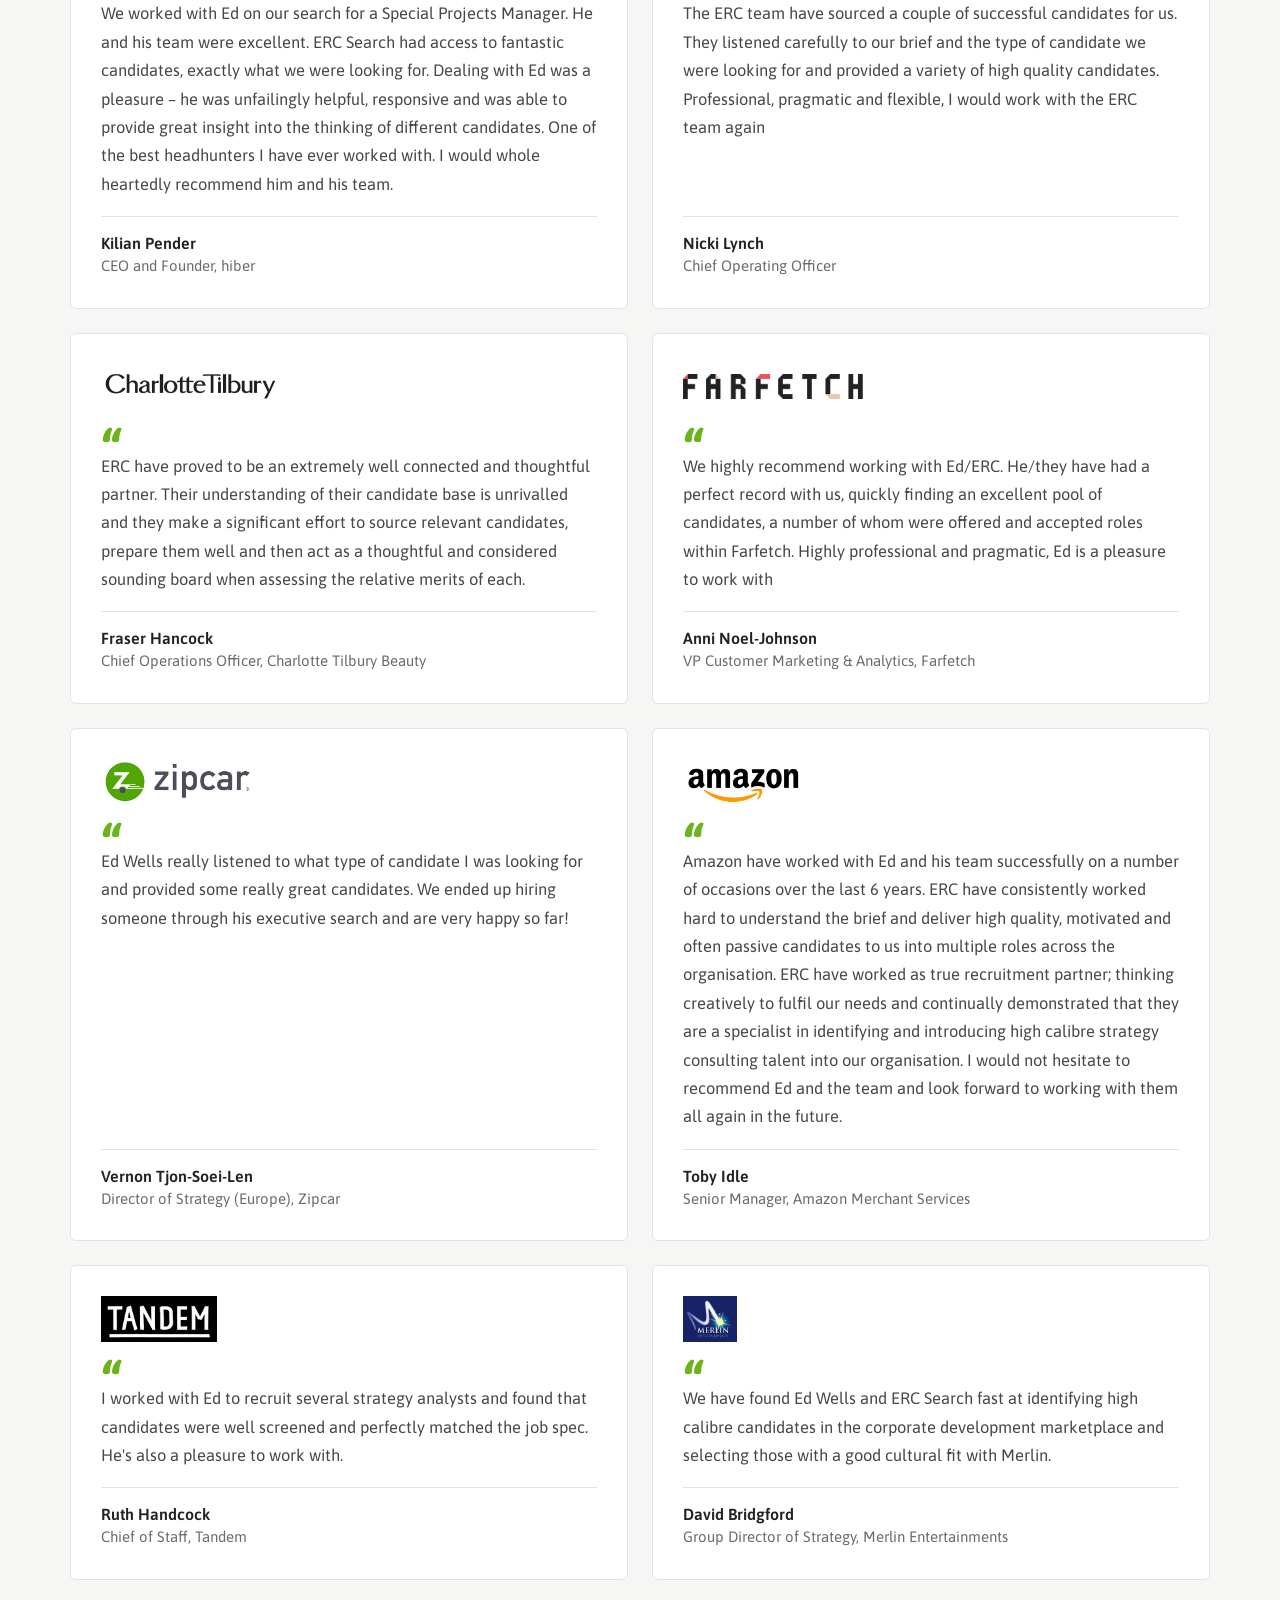
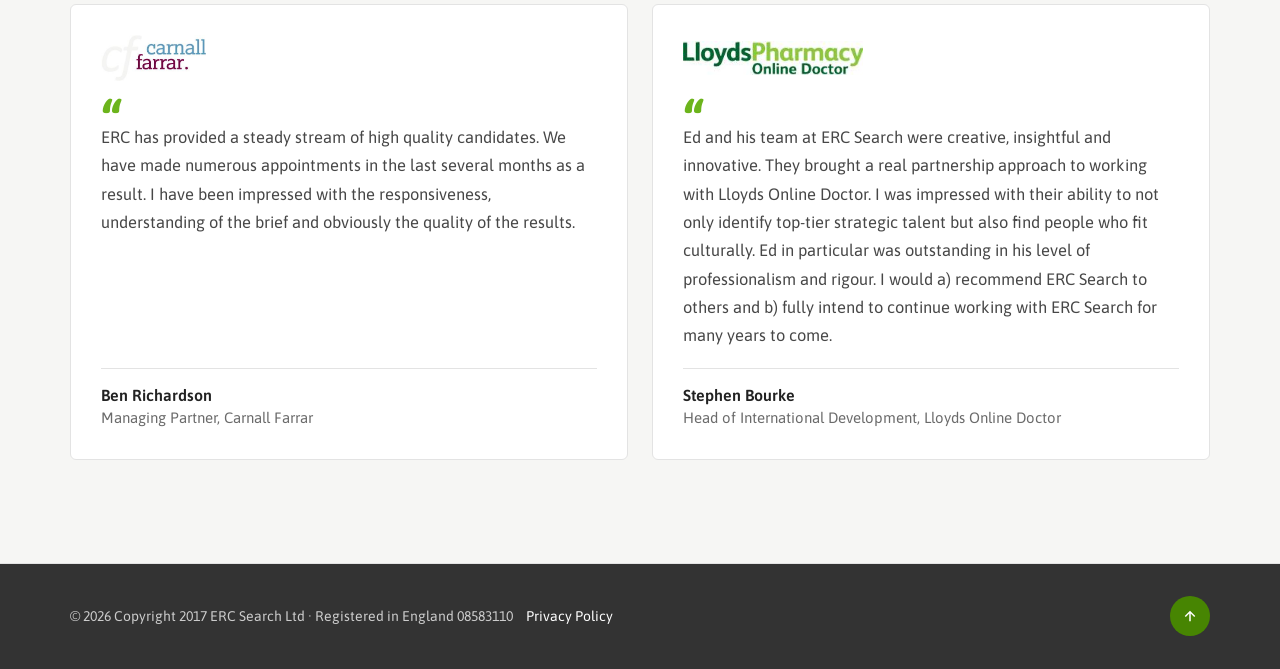
<file: clients.html>
<!doctype html>
<html lang="en-GB">
<head>
<meta charset="utf-8">
<meta name="viewport" content="width=device-width, initial-scale=1, viewport-fit=cover">
<title>ERC Search - Clients</title>
<meta name="description" content="ERC Search is a recruitment consultancy for top tier strategy and management consulting talent">
<meta name="keywords" content="erc, search, recruitment, consultancy, top, tier, strategy, management, consulting, talent">
<meta name="theme-color" content="#ffffff">
<link rel="stylesheet" href="assets/css/fonts.css">
<link rel="stylesheet" href="assets/css/style.css?v=40203330">
</head>
<body>
<a class="skip" href="#main">Skip to content</a>
<header class="site-header"><div class="wrap header-inner">
  <a class="logo" href="index.html"><img src="img/erc-logo.png" alt="ERC Search" width="386" height="50"></a>
  <div class="header-right">
    <div class="header-contact">
      <a class="tel" href="tel:+442073154192">+44 (0)207 315 4192</a>
      <a class="li" href="https://www.linkedin.com/company/erc-search/" aria-label="ERC Search on LinkedIn"><svg viewBox="0 0 24 24" aria-hidden="true"><path d="M4.98 3.5A2.5 2.5 0 1 1 5 8.5a2.5 2.5 0 0 1-.02-5zM3 9.75h4v11H3v-11zm7 0h3.8v1.5h.06c.53-1 1.83-2.05 3.77-2.05 4.03 0 4.77 2.6 4.77 6v5.55h-4v-4.92c0-1.17-.02-2.68-1.65-2.68-1.65 0-1.9 1.28-1.9 2.6v5h-4v-11z"/></svg></a>
    </div>
    <button class="nav-toggle" type="button" aria-expanded="false" aria-controls="site-nav" aria-label="Menu"><span></span></button>
    <nav class="nav" id="site-nav" aria-label="Main"><ul><li><a class="nav-home" href="index.html" aria-label="Home"><svg viewBox="0 0 24 24" aria-hidden="true"><path d="M12 3 2 11.5h3V21h5.5v-6h3v6H19v-9.5h3z"/></svg><span class="nav-home-label">Home</span></a></li><li><a href="about.html">About Us</a></li><li><a href="clients.html" aria-current="page">Clients</a></li><li><a href="candidates.html">Candidates</a></li><li><a href="sectors.html">Sectors</a></li><li><a href="contact.html">Contact Us</a></li><li><a href="privacy-policy.pdf">Privacy</a></li></ul></nav>
  </div>
</div></header>
<main id="main">
<div class="banner"><img src="img/head/clients.jpg" alt="" width="1600" height="299"></div>
<div class="wrap page-title"><h1>Searching for exceptional talent?</h1></div>
<section class="section"><div class="wrap">
  <div class="prose">
    <p class="lead">A company's success depends on its people. We specialise in matching the right strategic and analytical talent to your organisation.</p>
    <p>We work with companies of all sizes from listed (FTSE/S&amp;P500) global corporations through to dynamic VC/PE backed scale-ups. We particularly align to high growth organisations or those experiencing rapid transformation or M&amp;A activities as we can help our clients to build and shape their consulting capability internally, from strong business leaders to the managers they rely on.</p>
    <p>We partner with organisations seeking a responsible, high-touch and dedicated approach that represents their brand and values accurately and responsibly. We proactively truffle hunt for the very best (often specialist) talent in the market with an inclusive and diverse approach, focussed on delivering exceptional results.</p>
  </div>
</div></section>
<section class="section section--soft section--end"><div class="wrap">
  <div class="quotes" style="margin-top:0"><figure class="quote">
  <div class="q-logo"><img src="uploads/testimonials/lowcarbon.jpg" alt="Low Carbon" loading="lazy"></div>
  <blockquote><p>ERC Search is simply an exceptional recruitment firm. From understanding our requirements to running a process to closing the ‘one’, ERC were our genuine partner every step of the way. Not once did I feel like I was being pushed a candidate who was not right and I know they were as happy as were when we signed the right one. Smart, thoughtful and responsive - it was my pleasure to work with ERC and I cannot recommend the firm more highly.</p></blockquote>
  <figcaption><strong>Dominic Noel-Johnson</strong>Investment Director, Low Carbon</figcaption>
</figure><figure class="quote">
  <div class="q-logo"><img src="uploads/testimonials/gocardless.jpeg" alt="GoCardless" loading="lazy"></div>
  <blockquote><p>ERC Search provided a steady stream of high quality top tier strategy candidates for a key vacancy within our business. They were highly engaged throughout the process, clearly understood the brief and the end result was a Director level hire perfectly aligned to the level of expertise and high profile candidate we required.</p></blockquote>
  <figcaption><strong>Hiroki Takeuchi</strong>CEO and Co-Founder, GoCardless</figcaption>
</figure><figure class="quote">
  <div class="q-logo"><img src="uploads/testimonials/hiber.png" alt="hiber" loading="lazy"></div>
  <blockquote><p>We worked with Ed on our search for a Special Projects Manager. He and his team were excellent. ERC Search had access to fantastic candidates, exactly what we were looking for. Dealing with Ed was a pleasure – he was unfailingly helpful, responsive and was able to provide great insight into the thinking of different candidates. One of the best headhunters I have ever worked with. I would whole heartedly recommend him and his team.</p></blockquote>
  <figcaption><strong>Kilian Pender</strong>CEO and Founder, hiber</figcaption>
</figure><figure class="quote">
  <div class="q-logo"><img src="img/clients/swoon.svg" alt="Swoon" loading="lazy"></div>
  <blockquote><p>The ERC team have sourced a couple of successful candidates for us. They listened carefully to our brief and the type of candidate we were looking for and provided a variety of high quality candidates. Professional, pragmatic and flexible, I would work with the ERC team again</p></blockquote>
  <figcaption><strong>Nicki Lynch</strong>Chief Operating Officer</figcaption>
</figure><figure class="quote">
  <div class="q-logo"><img src="uploads/testimonials/ct.png" alt="Charlotte Tilbury" loading="lazy"></div>
  <blockquote><p>ERC have proved to be an extremely well connected and thoughtful partner. Their understanding of their candidate base is unrivalled and they make a significant effort to source relevant candidates, prepare them well and then act as a thoughtful and considered sounding board when assessing the relative merits of each.</p></blockquote>
  <figcaption><strong>Fraser Hancock</strong>Chief Operations Officer, Charlotte Tilbury Beauty</figcaption>
</figure><figure class="quote">
  <div class="q-logo"><img src="uploads/testimonials/farfetch-21-03-2017-12-22.jpg" alt="Farfetch" loading="lazy"></div>
  <blockquote><p>We highly recommend working with Ed/ERC. He/they have had a perfect record with us, quickly finding an excellent pool of candidates, a number of whom were offered and accepted roles within Farfetch. Highly professional and pragmatic, Ed is a pleasure to work with</p></blockquote>
  <figcaption><strong>Anni Noel-Johnson</strong>VP Customer Marketing &amp; Analytics, Farfetch</figcaption>
</figure><figure class="quote">
  <div class="q-logo"><img src="uploads/testimonials/zipcar-21-03-2017-12-06.jpg" alt="Zipcar" loading="lazy"></div>
  <blockquote><p>Ed Wells really listened to what type of candidate I was looking for and provided some really great candidates. We ended up hiring someone through his executive search and are very happy so far!</p></blockquote>
  <figcaption><strong>Vernon Tjon-Soei-Len</strong>Director of Strategy (Europe), Zipcar</figcaption>
</figure><figure class="quote">
  <div class="q-logo"><img src="uploads/testimonials/amazon-21-03-2017-12-05.jpg" alt="Amazon" loading="lazy"></div>
  <blockquote><p>Amazon have worked with Ed and his team successfully on a number of occasions over the last 6 years. ERC have consistently worked hard to understand the brief and deliver high quality, motivated and often passive candidates to us into multiple roles across the organisation. ERC have worked as true recruitment partner; thinking creatively to fulfil our needs and continually demonstrated that they are a specialist in identifying and introducing high calibre strategy consulting talent into our organisation. I would not hesitate to recommend Ed and the team and look forward to working with them all again in the future.</p></blockquote>
  <figcaption><strong>Toby Idle</strong>Senior Manager, Amazon Merchant Services</figcaption>
</figure><figure class="quote">
  <div class="q-logo"><img src="uploads/testimonials/tandem-21-03-2017-12-05.jpg" alt="Tandem" loading="lazy"></div>
  <blockquote><p>I worked with Ed to recruit several strategy analysts and found that candidates were well screened and perfectly matched the job spec. He's also a pleasure to work with.</p></blockquote>
  <figcaption><strong>Ruth Handcock</strong>Chief of Staff, Tandem</figcaption>
</figure><figure class="quote">
  <div class="q-logo"><img src="uploads/testimonials/merlin-21-03-2017-12-06.jpg" alt="Merlin Entertainments" loading="lazy"></div>
  <blockquote><p>We have found Ed Wells and ERC Search fast at identifying high calibre candidates in the corporate development marketplace and selecting those with a good cultural fit with Merlin.</p></blockquote>
  <figcaption><strong>David Bridgford</strong>Group Director of Strategy, Merlin Entertainments</figcaption>
</figure><figure class="quote">
  <div class="q-logo"><img src="uploads/testimonials/carnallfarrar-21-03-2017-12-07.jpg" alt="Carnall Farrar" loading="lazy"></div>
  <blockquote><p>ERC has provided a steady stream of high quality candidates. We have made numerous appointments in the last several months as a result. I have been impressed with the responsiveness, understanding of the brief and obviously the quality of the results.</p></blockquote>
  <figcaption><strong>Ben Richardson</strong>Managing Partner, Carnall Farrar</figcaption>
</figure><figure class="quote">
  <div class="q-logo"><img src="uploads/testimonials/lloyds-21-03-2017-12-22.jpg" alt="Lloyds Online Doctor" loading="lazy"></div>
  <blockquote><p>Ed and his team at ERC Search were creative, insightful and innovative. They brought a real partnership approach to working with Lloyds Online Doctor. I was impressed with their ability to not only identify top-tier strategic talent but also find people who fit culturally. Ed in particular was outstanding in his level of professionalism and rigour. I would a) recommend ERC Search to others and b) fully intend to continue working with ERC Search for many years to come.</p></blockquote>
  <figcaption><strong>Stephen Bourke</strong>Head of International Development, Lloyds Online Doctor</figcaption>
</figure></div>
</div></section>
</main>
<footer class="site-footer"><div class="wrap footer-bar">
  <p>© 2026 Copyright 2017 ERC Search Ltd · Registered in England 08583110 <a href="privacy-policy.pdf">Privacy Policy</a></p>
  <a class="footer-top" href="#" aria-label="Back to top"><svg viewBox="0 0 24 24" aria-hidden="true"><path d="M12 5l7 7-1.4 1.4-4.6-4.6V19h-2V8.8l-4.6 4.6L5 12z"/></svg></a>
</div></footer>
<script src="assets/js/main.js?v=89a0fbdc" defer></script>
</body>
</html>
</file>
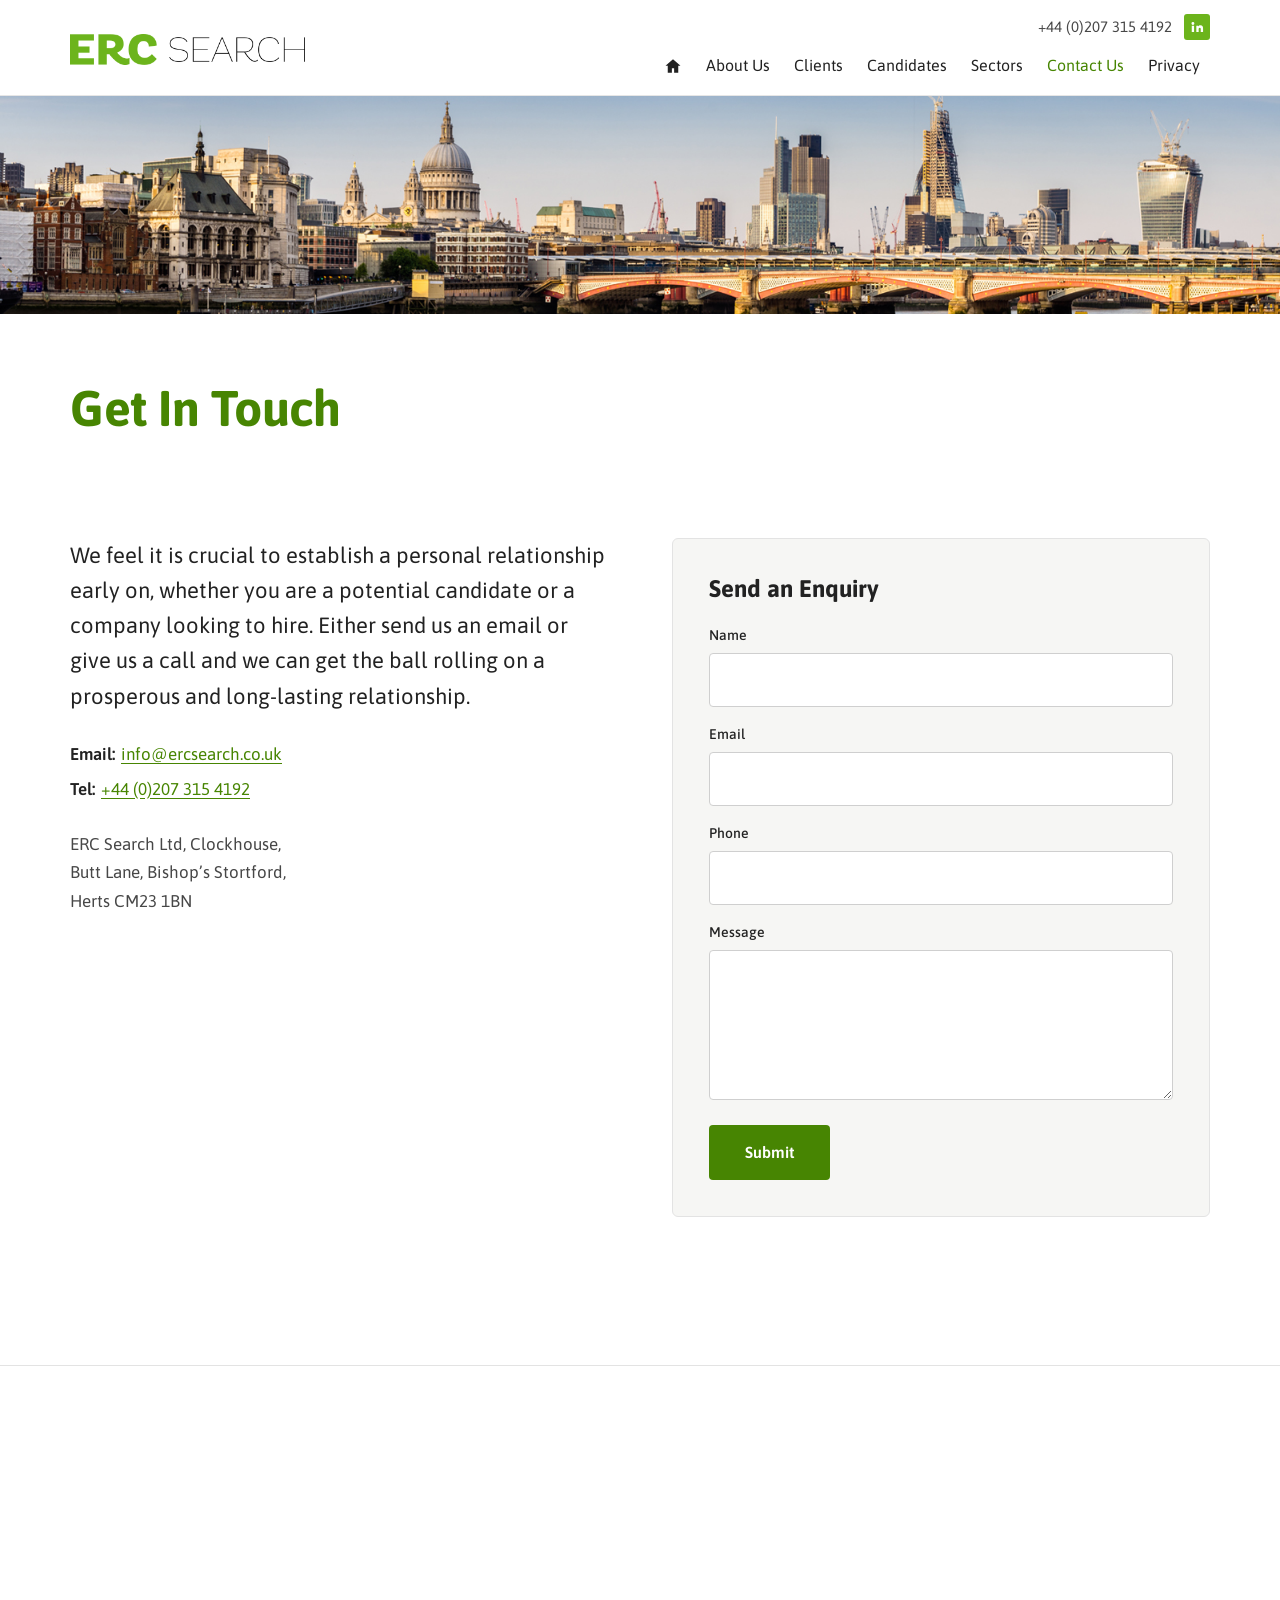
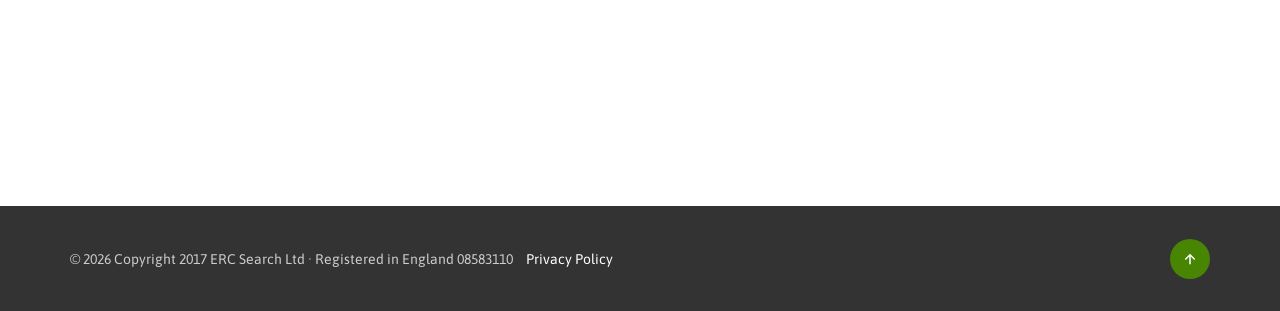
<file: contact.html>
<!doctype html>
<html lang="en-GB">
<head>
<meta charset="utf-8">
<meta name="viewport" content="width=device-width, initial-scale=1, viewport-fit=cover">
<title>ERC Search - Contact Us</title>
<meta name="description" content="ERC Search is a recruitment consultancy for top tier strategy and management consulting talent">
<meta name="keywords" content="erc, search, recruitment, consultancy, top, tier, strategy, management, consulting, talent">
<meta name="theme-color" content="#ffffff">
<link rel="stylesheet" href="assets/css/fonts.css">
<link rel="stylesheet" href="assets/css/style.css?v=40203330">
</head>
<body>
<a class="skip" href="#main">Skip to content</a>
<header class="site-header"><div class="wrap header-inner">
  <a class="logo" href="index.html"><img src="img/erc-logo.png" alt="ERC Search" width="386" height="50"></a>
  <div class="header-right">
    <div class="header-contact">
      <a class="tel" href="tel:+442073154192">+44 (0)207 315 4192</a>
      <a class="li" href="https://www.linkedin.com/company/erc-search/" aria-label="ERC Search on LinkedIn"><svg viewBox="0 0 24 24" aria-hidden="true"><path d="M4.98 3.5A2.5 2.5 0 1 1 5 8.5a2.5 2.5 0 0 1-.02-5zM3 9.75h4v11H3v-11zm7 0h3.8v1.5h.06c.53-1 1.83-2.05 3.77-2.05 4.03 0 4.77 2.6 4.77 6v5.55h-4v-4.92c0-1.17-.02-2.68-1.65-2.68-1.65 0-1.9 1.28-1.9 2.6v5h-4v-11z"/></svg></a>
    </div>
    <button class="nav-toggle" type="button" aria-expanded="false" aria-controls="site-nav" aria-label="Menu"><span></span></button>
    <nav class="nav" id="site-nav" aria-label="Main"><ul><li><a class="nav-home" href="index.html" aria-label="Home"><svg viewBox="0 0 24 24" aria-hidden="true"><path d="M12 3 2 11.5h3V21h5.5v-6h3v6H19v-9.5h3z"/></svg><span class="nav-home-label">Home</span></a></li><li><a href="about.html">About Us</a></li><li><a href="clients.html">Clients</a></li><li><a href="candidates.html">Candidates</a></li><li><a href="sectors.html">Sectors</a></li><li><a href="contact.html" aria-current="page">Contact Us</a></li><li><a href="privacy-policy.pdf">Privacy</a></li></ul></nav>
  </div>
</div></header>
<main id="main">
<div class="banner"><img src="img/head/contact.jpg" alt="" width="1600" height="299"></div>
<div class="wrap page-title"><h1>Get In Touch</h1></div>
<section class="section"><div class="wrap">
  <div class="contact-grid">
    <div>
      <p class="lead">We feel it is crucial to establish a personal relationship early on, whether you are a potential candidate or a company looking to hire. Either send us an email or give us a call and we can get the ball rolling on a prosperous and long-lasting relationship.</p>
      <div class="details">
        <p><strong>Email:</strong><a href="mailto:info@ercsearch.co.uk">info@ercsearch.co.uk</a></p>
        <p><strong>Tel:</strong><a href="tel:+442073154192">+44 (0)207 315 4192</a></p>
      </div>
      <address>ERC Search Ltd, Clockhouse,<br>Butt Lane, Bishop’s Stortford,<br>Herts CM23 1BN</address>
    </div>
    <div class="form-card">
      <h2>Send an Enquiry</h2>
      <form class="enquiry-form" data-mailto="info@ercsearch.co.uk" method="post">
        <div><label for="enq-name">Name</label><input id="enq-name" name="name" type="text" autocomplete="name" required></div>
        <div><label for="enq-email">Email</label><input id="enq-email" name="email" type="email" autocomplete="email" required></div>
        <div><label for="enq-tel">Phone</label><input id="enq-tel" name="tel" type="tel" autocomplete="tel"></div>
        <div><label for="enq-message">Message</label><textarea id="enq-message" name="message" required></textarea></div>
        <button class="btn" type="submit">Submit</button>
      </form>
    </div>
  </div>
</div></section>
<div class="map"><iframe src="https://www.google.com/maps/embed?pb=!1m18!1m12!1m3!1d2460.665556539666!2d0.14905451560317037!3d51.92181267970537!2m3!1f0!2f0!3f0!3m2!1i1024!2i768!4f13.1!3m3!1m2!1s0x47d885c5fcfac50b%3A0xa57100a7c08718de!2sButt%20Ln%2C%20Manuden%2C%20Bishop's%20Stortford%20CM23%201BN%2C%20UK!5e0!3m2!1sen!2sin!4v1636451214067!5m2!1sen!2sin" title="Map: ERC Search Ltd, Butt Lane, Bishop’s Stortford" loading="lazy" referrerpolicy="no-referrer-when-downgrade" allowfullscreen></iframe></div>
</main>
<footer class="site-footer"><div class="wrap footer-bar">
  <p>© 2026 Copyright 2017 ERC Search Ltd · Registered in England 08583110 <a href="privacy-policy.pdf">Privacy Policy</a></p>
  <a class="footer-top" href="#" aria-label="Back to top"><svg viewBox="0 0 24 24" aria-hidden="true"><path d="M12 5l7 7-1.4 1.4-4.6-4.6V19h-2V8.8l-4.6 4.6L5 12z"/></svg></a>
</div></footer>
<script src="assets/js/main.js?v=89a0fbdc" defer></script>
</body>
</html>
</file>
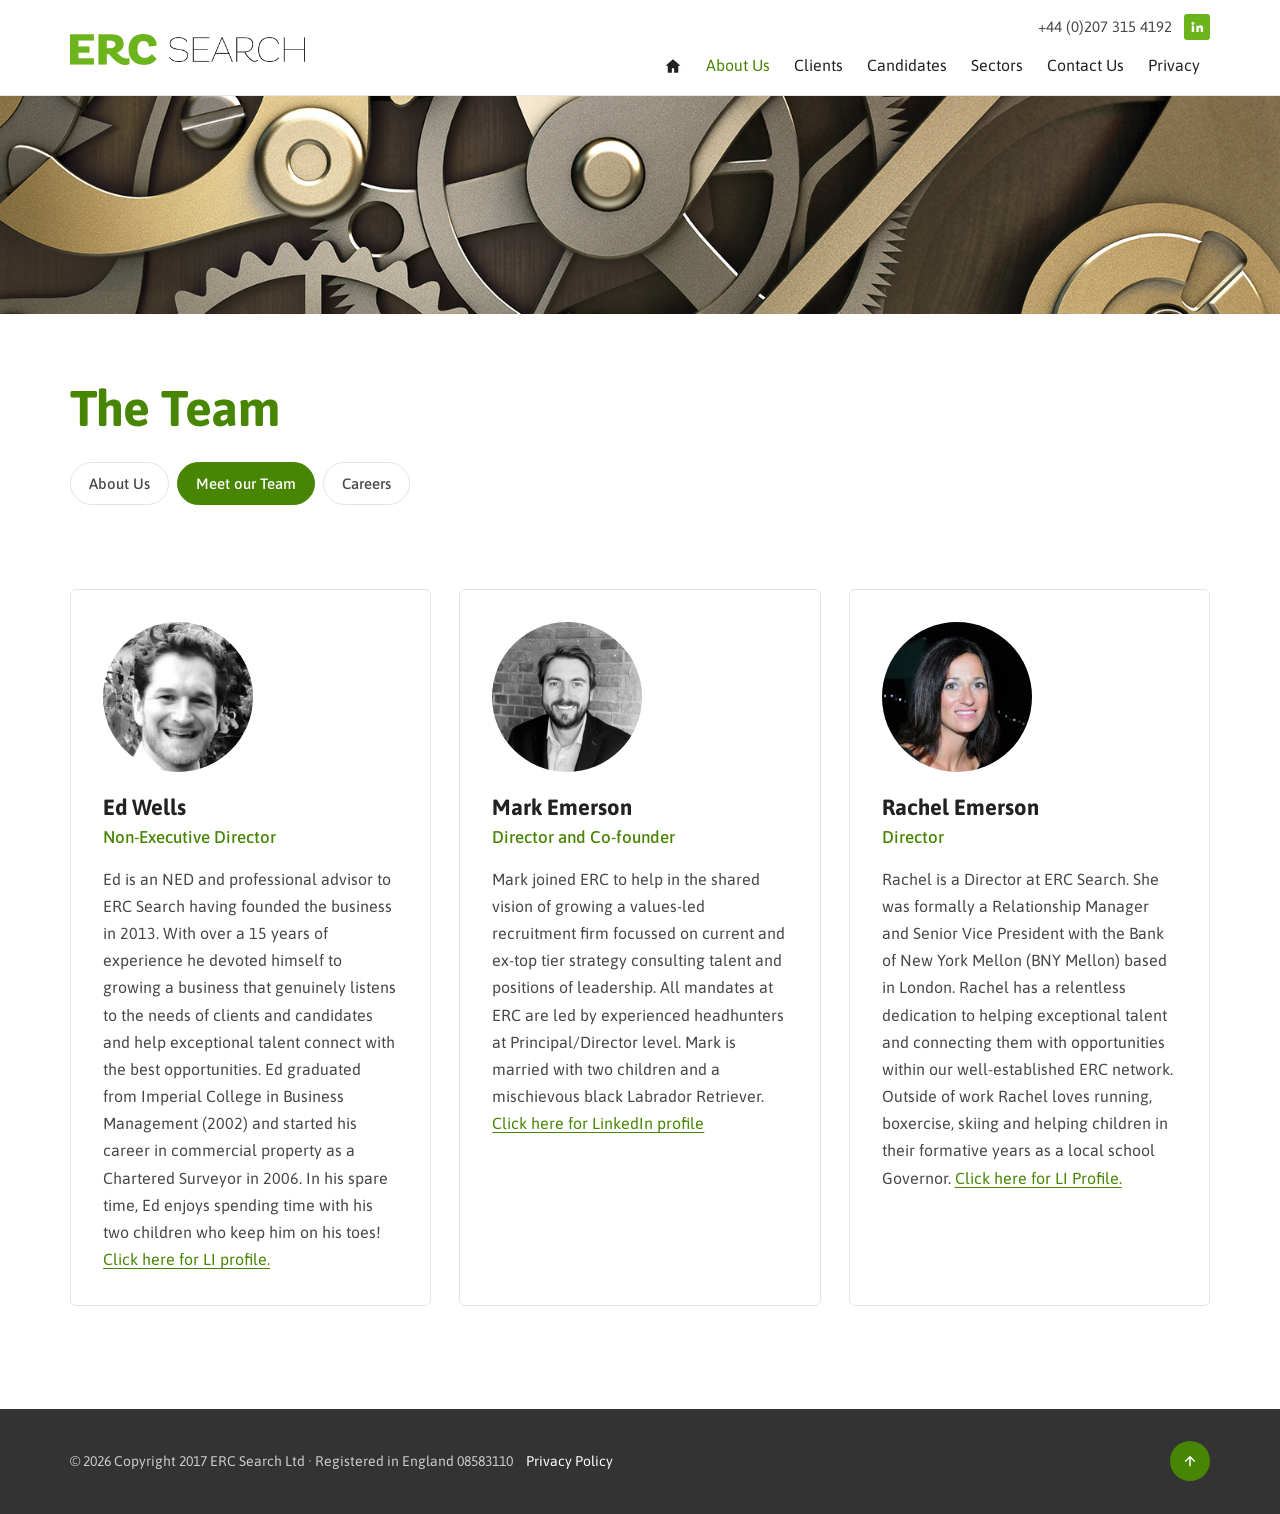
<file: directors.html>
<!doctype html>
<html lang="en-GB">
<head>
<meta charset="utf-8">
<meta name="viewport" content="width=device-width, initial-scale=1, viewport-fit=cover">
<title>ERC Search - Meet The Team</title>
<meta name="description" content="ERC Search is a recruitment consultancy for top tier strategy and management consulting talent">
<meta name="keywords" content="erc, search, recruitment, consultancy, top, tier, strategy, management, consulting, talent">
<meta name="theme-color" content="#ffffff">
<link rel="stylesheet" href="assets/css/fonts.css">
<link rel="stylesheet" href="assets/css/style.css?v=40203330">
</head>
<body>
<a class="skip" href="#main">Skip to content</a>
<header class="site-header"><div class="wrap header-inner">
  <a class="logo" href="index.html"><img src="img/erc-logo.png" alt="ERC Search" width="386" height="50"></a>
  <div class="header-right">
    <div class="header-contact">
      <a class="tel" href="tel:+442073154192">+44 (0)207 315 4192</a>
      <a class="li" href="https://www.linkedin.com/company/erc-search/" aria-label="ERC Search on LinkedIn"><svg viewBox="0 0 24 24" aria-hidden="true"><path d="M4.98 3.5A2.5 2.5 0 1 1 5 8.5a2.5 2.5 0 0 1-.02-5zM3 9.75h4v11H3v-11zm7 0h3.8v1.5h.06c.53-1 1.83-2.05 3.77-2.05 4.03 0 4.77 2.6 4.77 6v5.55h-4v-4.92c0-1.17-.02-2.68-1.65-2.68-1.65 0-1.9 1.28-1.9 2.6v5h-4v-11z"/></svg></a>
    </div>
    <button class="nav-toggle" type="button" aria-expanded="false" aria-controls="site-nav" aria-label="Menu"><span></span></button>
    <nav class="nav" id="site-nav" aria-label="Main"><ul><li><a class="nav-home" href="index.html" aria-label="Home"><svg viewBox="0 0 24 24" aria-hidden="true"><path d="M12 3 2 11.5h3V21h5.5v-6h3v6H19v-9.5h3z"/></svg><span class="nav-home-label">Home</span></a></li><li><a href="about.html" class="is-section">About Us</a></li><li><a href="clients.html">Clients</a></li><li><a href="candidates.html">Candidates</a></li><li><a href="sectors.html">Sectors</a></li><li><a href="contact.html">Contact Us</a></li><li><a href="privacy-policy.pdf">Privacy</a></li></ul></nav>
  </div>
</div></header>
<main id="main">
<div class="banner"><img src="img/head/about.jpg" alt="" width="1600" height="299"></div>
<div class="wrap page-title"><h1>The Team</h1><ul class="subnav"><li><a href="about.html">About Us</a></li><li><a href="directors.html" aria-current="page">Meet our Team</a></li><li><a href="careers.html">Careers</a></li></ul></div>
<section class="section section--end"><div class="wrap"><div class="team"><article class="member">
  <img src="uploads/150472117433-06-09-2017-19-06.png" alt="Ed Wells" width="150" height="150" loading="lazy">
  <div><h2>Ed Wells</h2><p class="role">Non-Executive Director</p><div class="bio"><p>Ed is an NED and professional advisor to ERC Search having founded the business in 2013. With over a 15 years of experience he devoted himself to growing a business that genuinely listens to the needs of clients and candidates and help exceptional talent connect with the best opportunities. Ed graduated from Imperial College in Business Management (2002) and started his career in commercial property as a Chartered Surveyor in 2006. In his spare time, Ed enjoys spending time with his two children who keep him on his toes! <a href="https://www.linkedin.com/in/edwells1980/">Click here for LI profile.</a></p></div></div>
</article><article class="member">
  <img src="uploads/16034432516278-23-10-2020-09-54.jpg" alt="Mark Emerson" width="150" height="150" loading="lazy">
  <div><h2>Mark Emerson</h2><p class="role">Director and Co-founder</p><div class="bio"><p>Mark joined ERC to help in the shared vision of growing a values-led recruitment firm focussed on current and ex-top tier strategy consulting talent and positions of leadership. All mandates at ERC are led by experienced headhunters at Principal/Director level. Mark is married with two children and a mischievous black Labrador Retriever. <a href="https://www.linkedin.com/in/mark-emerson-96657716/">Click here for LinkedIn profile</a></p></div></div>
</article><article class="member">
  <img src="uploads/screen-shot-2017-03-21-at-12-00-37-21-03-2017-12-02.png" alt="Rachel Emerson" width="150" height="150" loading="lazy">
  <div><h2>Rachel Emerson</h2><p class="role">Director</p><div class="bio"><p>Rachel is a Director at ERC Search. She was formally a Relationship Manager and Senior Vice President with the Bank of New York Mellon (BNY Mellon) based in London. Rachel has a relentless dedication to helping exceptional talent and connecting them with opportunities within our well-established ERC network. Outside of work Rachel loves running, boxercise, skiing and helping children in their formative years as a local school Governor. <a href="https://www.linkedin.com/in/rachel-emerson-825053b8/">Click here for LI Profile.</a></p></div></div>
</article></div></div></section>
</main>
<footer class="site-footer"><div class="wrap footer-bar">
  <p>© 2026 Copyright 2017 ERC Search Ltd · Registered in England 08583110 <a href="privacy-policy.pdf">Privacy Policy</a></p>
  <a class="footer-top" href="#" aria-label="Back to top"><svg viewBox="0 0 24 24" aria-hidden="true"><path d="M12 5l7 7-1.4 1.4-4.6-4.6V19h-2V8.8l-4.6 4.6L5 12z"/></svg></a>
</div></footer>
<script src="assets/js/main.js?v=89a0fbdc" defer></script>
</body>
</html>
</file>
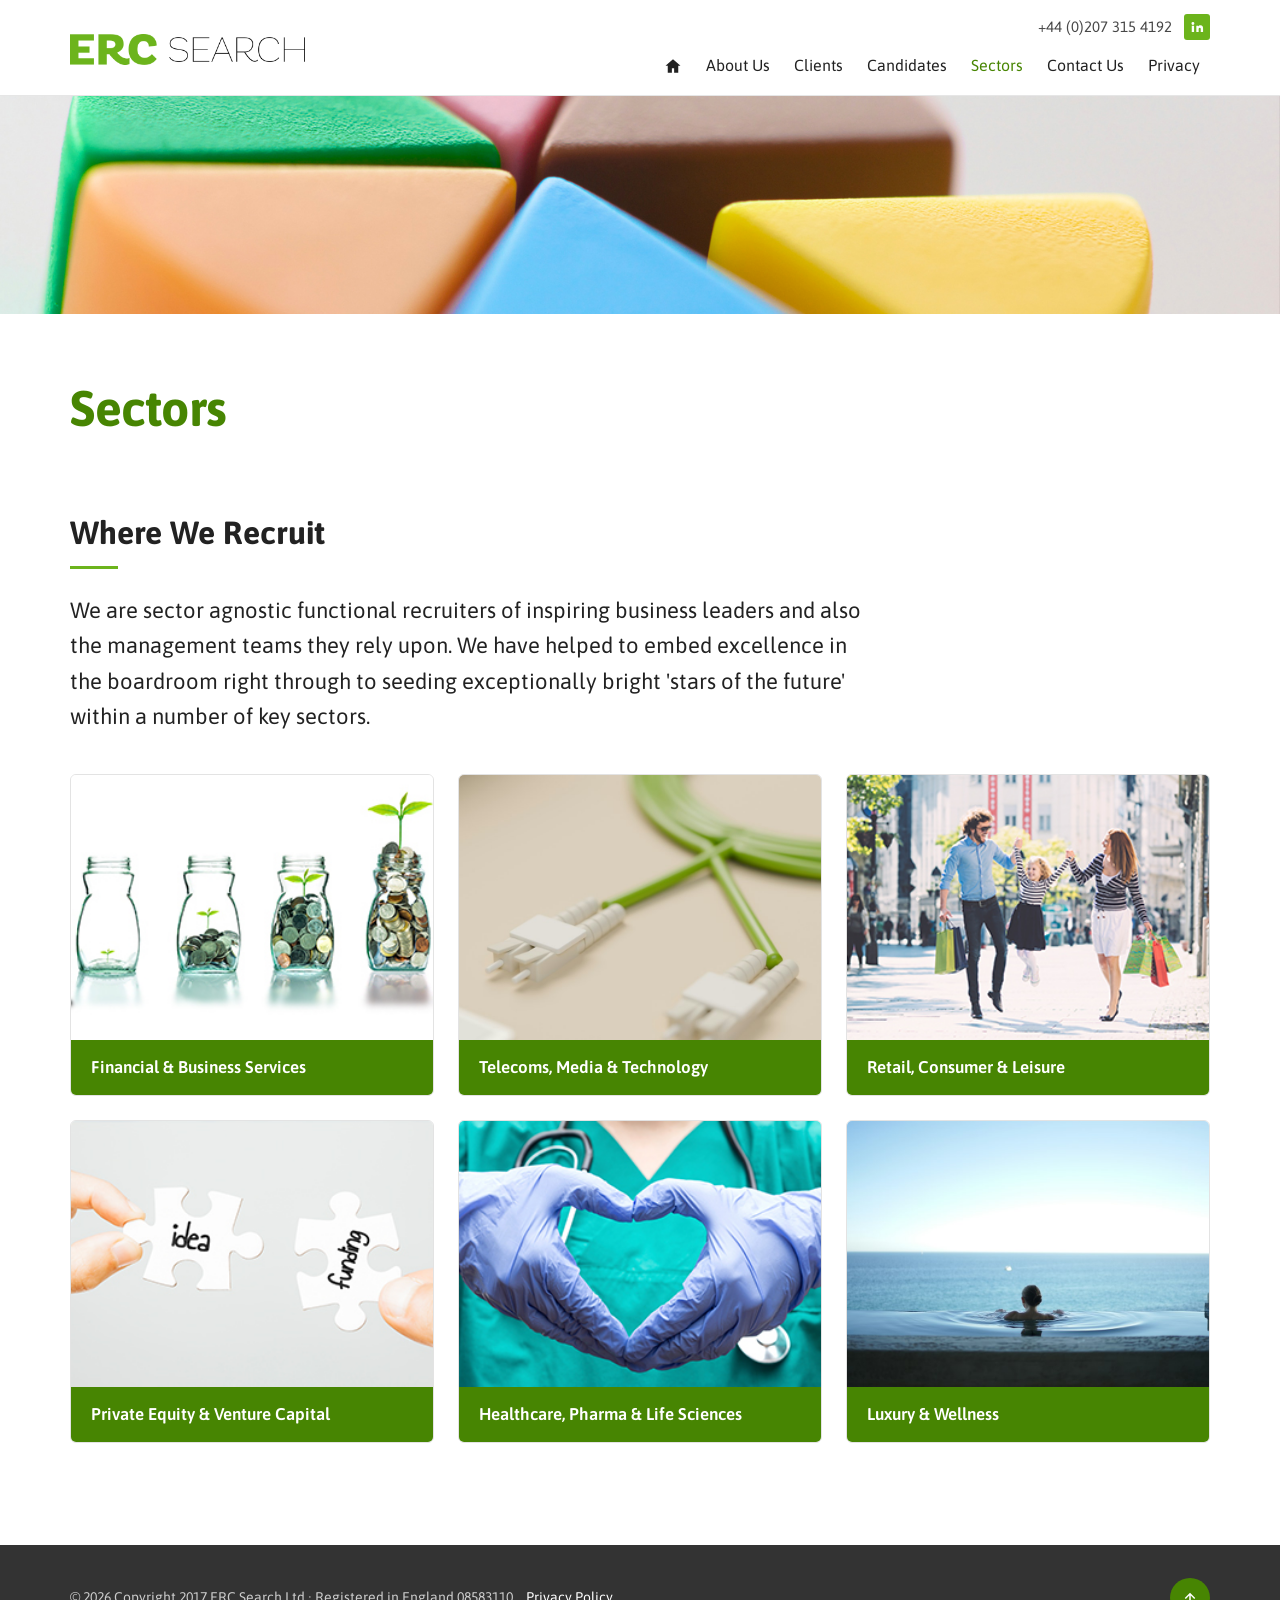
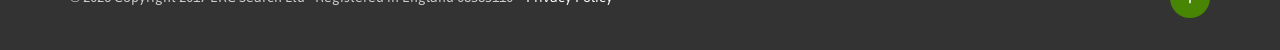
<file: sectors.html>
<!doctype html>
<html lang="en-GB">
<head>
<meta charset="utf-8">
<meta name="viewport" content="width=device-width, initial-scale=1, viewport-fit=cover">
<title>ERC Search - Sectors</title>
<meta name="description" content="ERC Search is a recruitment consultancy for top tier strategy and management consulting talent">
<meta name="keywords" content="erc, search, recruitment, consultancy, top, tier, strategy, management, consulting, talent">
<meta name="theme-color" content="#ffffff">
<link rel="stylesheet" href="assets/css/fonts.css">
<link rel="stylesheet" href="assets/css/style.css?v=40203330">
</head>
<body>
<a class="skip" href="#main">Skip to content</a>
<header class="site-header"><div class="wrap header-inner">
  <a class="logo" href="index.html"><img src="img/erc-logo.png" alt="ERC Search" width="386" height="50"></a>
  <div class="header-right">
    <div class="header-contact">
      <a class="tel" href="tel:+442073154192">+44 (0)207 315 4192</a>
      <a class="li" href="https://www.linkedin.com/company/erc-search/" aria-label="ERC Search on LinkedIn"><svg viewBox="0 0 24 24" aria-hidden="true"><path d="M4.98 3.5A2.5 2.5 0 1 1 5 8.5a2.5 2.5 0 0 1-.02-5zM3 9.75h4v11H3v-11zm7 0h3.8v1.5h.06c.53-1 1.83-2.05 3.77-2.05 4.03 0 4.77 2.6 4.77 6v5.55h-4v-4.92c0-1.17-.02-2.68-1.65-2.68-1.65 0-1.9 1.28-1.9 2.6v5h-4v-11z"/></svg></a>
    </div>
    <button class="nav-toggle" type="button" aria-expanded="false" aria-controls="site-nav" aria-label="Menu"><span></span></button>
    <nav class="nav" id="site-nav" aria-label="Main"><ul><li><a class="nav-home" href="index.html" aria-label="Home"><svg viewBox="0 0 24 24" aria-hidden="true"><path d="M12 3 2 11.5h3V21h5.5v-6h3v6H19v-9.5h3z"/></svg><span class="nav-home-label">Home</span></a></li><li><a href="about.html">About Us</a></li><li><a href="clients.html">Clients</a></li><li><a href="candidates.html">Candidates</a></li><li><a href="sectors.html" aria-current="page">Sectors</a></li><li><a href="contact.html">Contact Us</a></li><li><a href="privacy-policy.pdf">Privacy</a></li></ul></nav>
  </div>
</div></header>
<main id="main">
<div class="banner"><img src="img/head/sectors.jpg" alt="" width="1600" height="299"></div>
<div class="wrap page-title"><h1>Sectors</h1></div>
<section class="section section--end"><div class="wrap">
  <h2 class="h2">Where We Recruit</h2>
  <div class="prose"><p class="lead">We are sector agnostic functional recruiters of inspiring business leaders and also the management teams they rely upon. We have helped to embed excellence in the boardroom right through to seeding exceptionally bright 'stars of the future' within a number of key sectors.</p></div>
  <ul class="sectors"><li class="sector"><div class="img"><img src="img/sectors/finance.jpg" alt="" width="900" height="660" loading="lazy"></div><p>Financial &amp; Business Services</p></li><li class="sector"><div class="img"><img src="img/sectors/technology.jpg" alt="" width="900" height="660" loading="lazy"></div><p>Telecoms, Media &amp; Technology</p></li><li class="sector"><div class="img"><img src="img/sectors/retail.jpg" alt="" width="900" height="660" loading="lazy"></div><p>Retail, Consumer &amp; Leisure</p></li><li class="sector"><div class="img"><img src="img/sectors/private.jpg" alt="" width="900" height="660" loading="lazy"></div><p>Private Equity &amp; Venture Capital</p></li><li class="sector"><div class="img"><img src="img/sectors/healthcare.jpg" alt="" width="900" height="660" loading="lazy"></div><p>Healthcare, Pharma &amp; Life Sciences</p></li><li class="sector"><div class="img"><img src="img/sectors/luxury-wellness.jpg" alt="" width="900" height="660" loading="lazy"></div><p>Luxury &amp; Wellness</p></li></ul>
</div></section>
</main>
<footer class="site-footer"><div class="wrap footer-bar">
  <p>© 2026 Copyright 2017 ERC Search Ltd · Registered in England 08583110 <a href="privacy-policy.pdf">Privacy Policy</a></p>
  <a class="footer-top" href="#" aria-label="Back to top"><svg viewBox="0 0 24 24" aria-hidden="true"><path d="M12 5l7 7-1.4 1.4-4.6-4.6V19h-2V8.8l-4.6 4.6L5 12z"/></svg></a>
</div></footer>
<script src="assets/js/main.js?v=89a0fbdc" defer></script>
</body>
</html>
</file>
<file: assets/css/fonts.css>
/* Asap, self hosted (SIL Open Font Licence). Latin subset. */
@font-face { font-family: "Asap"; font-style: normal; font-weight: 100 900; font-display: swap;
  src: url("../fonts/asap-latin.woff2") format("woff2-variations"), url("../fonts/asap-latin.woff2") format("woff2"); }
</file>
<file: assets/css/style.css>
/* ERC Search website: refreshed styles.
   Keeps the existing logo, photography, Asap typeface and ERC green; updates layout, spacing and type. */

:root {
  --green: #6cb41c;        /* ERC logo green: rules, markers, active states */
  --green-dark: #478502;   /* ERC dark green: headings, links, buttons (readable on white) */
  --green-deep: #335f02;   /* hover */
  --green-tint: #f2f8ea;
  --ink: #222222;
  --text: #474747;
  --muted: #6b6b6b;
  --line: #e3e3e3;
  --soft: #f6f6f4;
  --white: #ffffff;
  --footer: #2b2b2b;
  --footer-line: #3e3e3e;
  --footer-text: #c8c8c8;
  --font: "Asap", Arial, Helvetica, sans-serif;
  --max: 1140px;
  --gutter: clamp(16px, 4vw, 40px);
  color-scheme: light;
}

*, *::before, *::after { box-sizing: border-box; }
html { -webkit-text-size-adjust: 100%; scroll-behavior: smooth; }
@media (prefers-reduced-motion: reduce) { html { scroll-behavior: auto; } *, *::before, *::after { transition-duration: 0.01ms !important; } }
body { margin: 0; background: var(--white); color: var(--text); font-family: var(--font); font-size: 17px; line-height: 1.7; -webkit-font-smoothing: antialiased; }
img { max-width: 100%; display: block; }
h1, h2, h3 { margin: 0; font-family: var(--font); color: var(--ink); font-weight: 700; line-height: 1.2; text-wrap: balance; }
p { margin: 0; text-wrap: pretty; }
ul, ol, figure, blockquote { margin: 0; padding: 0; }
a { color: var(--green-dark); text-underline-offset: 0.18em; }
a:hover { color: var(--green-deep); }
:focus-visible { outline: 2px solid var(--green-dark); outline-offset: 3px; }

.wrap {
  max-width: calc(var(--max) + 2 * var(--gutter));
  margin-inline: auto;
  padding-left: max(var(--gutter), env(safe-area-inset-left, 0px));
  padding-right: max(var(--gutter), env(safe-area-inset-right, 0px));
}
.skip { position: absolute; left: -9999px; top: 0; z-index: 50; background: var(--white); color: var(--ink); padding: 10px 16px; }
.skip:focus { left: 16px; top: 12px; }

/* Header: laid out as on the current site, with a hairline and a green hover */
.site-header { position: relative; z-index: 30; background: var(--white); border-bottom: 1px solid #e6e6e6; }
.header-inner { position: relative; display: flex; align-items: center; justify-content: space-between; gap: 24px; padding-block: 14px 10px; }
.logo { display: inline-block; flex: none; }
.logo img { width: clamp(180px, 20vw, 235px); height: auto; }
.header-right { display: flex; flex-direction: column; align-items: flex-end; gap: 6px; }
.header-contact { display: flex; align-items: center; gap: 12px; font-size: 15px; }
.header-contact .tel { color: var(--text); text-decoration: none; }
.header-contact .tel:hover { color: var(--green-dark); }
.header-contact .li { display: grid; place-items: center; width: 26px; height: 26px; border-radius: 3px; background: var(--green); }
.header-contact .li:hover { background: var(--green-dark); }
.header-contact .li svg { width: 14px; height: 14px; fill: #ffffff; }
.nav ul { display: flex; align-items: center; gap: 4px; list-style: none; }
.nav a { display: flex; align-items: center; padding: 6px 10px; color: var(--ink); text-decoration: none; font-size: 16px; }
.nav a:hover, .nav a[aria-current="page"], .nav a.is-section { color: var(--green-dark); }
.nav-home svg { width: 18px; height: 18px; fill: currentColor; }
.nav-home-label { position: absolute; width: 1px; height: 1px; overflow: hidden; clip: rect(0 0 0 0); white-space: nowrap; }
.nav-toggle { display: none; width: 44px; height: 44px; padding: 0; border: 1px solid var(--line); border-radius: 4px; background: var(--white); color: var(--ink); cursor: pointer; align-items: center; justify-content: center; }
.nav-toggle span, .nav-toggle span::before, .nav-toggle span::after { display: block; width: 20px; height: 2px; background: currentColor; position: relative; transition: transform 0.2s ease; }
.nav-toggle span::before, .nav-toggle span::after { content: ""; position: absolute; left: 0; }
.nav-toggle span::before { top: -6px; }
.nav-toggle span::after { top: 6px; }
.nav-toggle[aria-expanded="true"] span { background: transparent; }
.nav-toggle[aria-expanded="true"] span::before { transform: translateY(6px) rotate(45deg); }
.nav-toggle[aria-expanded="true"] span::after { transform: translateY(-6px) rotate(-45deg); }
@media (max-width: 900px) {
  .header-inner { padding-block: 12px; }
  .header-right { flex-direction: row; align-items: center; gap: 14px; }
  .header-contact .tel { display: none; }
  .nav-toggle { display: inline-flex; }
  .nav { display: none; position: absolute; top: 100%; left: 0; right: 0; background: var(--white); border-bottom: 1px solid var(--line); box-shadow: 0 12px 24px rgba(0, 0, 0, 0.08); }
  .nav.is-open { display: block; }
  .nav ul { flex-direction: column; align-items: stretch; gap: 0; padding: 4px max(var(--gutter), env(safe-area-inset-right, 0px)) 16px max(var(--gutter), env(safe-area-inset-left, 0px)); }
  .nav a { padding: 14px 0; border-bottom: 1px solid var(--line); font-size: 18px; }
  .nav-home svg { display: none; }
  .nav-home-label { position: static; width: auto; height: auto; overflow: visible; clip: auto; }
}

/* Home slider: the current site's photos and caption positions, with the thin green line */
.slider { position: relative; aspect-ratio: 1600 / 600; max-width: 100%; overflow: hidden; background: #333333; }
.slide { position: absolute; inset: 0; opacity: 0; transition: opacity 1.2s ease; }
.slide.is-active { opacity: 1; }
.slide img { width: 100%; height: 100%; object-fit: cover; }
.slide-caption { position: absolute; z-index: 2; left: var(--x); top: var(--y); width: 34.8%; }
.slide-caption p { padding-left: 18px; border-left: 4px solid var(--green); color: #ffffff; font-size: clamp(16px, 1.875vw, 34px); font-weight: 500; line-height: 1.3; text-shadow: 0 1px 10px rgba(0, 0, 0, 0.45); }
.slider-arrow { position: absolute; z-index: 3; top: 50%; transform: translateY(-50%); width: 44px; height: 64px; padding: 0; border: 0; background: none; color: rgba(255, 255, 255, 0.8); cursor: pointer; }
.slider-arrow:hover { color: #ffffff; }
.slider-arrow svg { width: 30px; height: 30px; filter: drop-shadow(0 1px 4px rgba(0, 0, 0, 0.4)); }
.slider-prev { left: max(8px, env(safe-area-inset-left, 0px)); }
.slider-next { right: max(8px, env(safe-area-inset-right, 0px)); }
.slider-dots { position: absolute; z-index: 3; left: 0; right: 0; bottom: 14px; display: flex; justify-content: center; gap: 8px; }
.slider-dots button { width: 10px; height: 10px; padding: 0; border: 1px solid rgba(255, 255, 255, 0.9); border-radius: 50%; background: transparent; cursor: pointer; }
.slider-dots button[aria-current="true"] { background: var(--green); border-color: var(--green); }
@media (max-width: 640px) {
  .slider { aspect-ratio: auto; height: 260px; }
  .slide-caption { left: max(16px, env(safe-area-inset-left, 0px)); top: auto; bottom: 40px; width: auto; max-width: 82%; }
  .slide-caption p { font-size: 18px; }
  .slider-arrow { display: none; }
}

/* Home introduction */
.intro { padding-block: 56px 48px; text-align: center; }
.intro-inner { max-width: 1000px; margin-inline: auto; }
.intro h1 { margin-bottom: 12px; color: var(--ink); font-size: 30px; font-weight: 700; }
.intro .subtitle { color: var(--green-dark); font-size: 21px; font-weight: 500; line-height: 1.4; }
.intro .rule { width: 56px; height: 3px; margin: 26px auto 30px; background: var(--green); border: 0; }
.intro-inner p { max-width: 980px; margin: 0 auto 16px; font-size: 17px; line-height: 1.75; }
@media (max-width: 640px) { .intro h1 { font-size: 26px; } .intro .subtitle { font-size: 19px; } }

/* Client logo reels: top row runs right to left, bottom row left to right; one loop takes two minutes */
.reel-wrap { padding-bottom: 64px; }
.reel { display: grid; gap: 10px; max-width: 1000px; margin-inline: auto; padding-block: 18px; border-top: 1px solid #ececec; border-bottom: 1px solid #ececec; -webkit-mask-image: linear-gradient(90deg, transparent 0, #000 8%, #000 92%, transparent 100%); mask-image: linear-gradient(90deg, transparent 0, #000 8%, #000 92%, transparent 100%); }
.reel { --k: 1px; }
.reel-row { --row: calc(58 * var(--k)); height: var(--row); overflow: hidden; }
.reel-row--bottom { --row: calc(54 * var(--k)); }
.reel-track { display: flex; align-items: center; width: max-content; height: 100%; animation: reel-rtl 120s linear infinite; }
.reel-row--bottom .reel-track { animation-name: reel-ltr; }
.reel-copy { display: contents; }
.reel-cut { flex: none; overflow: hidden; height: calc(var(--cut) * var(--k)); }
.reel-row--bottom .reel-cut { height: calc((104 - var(--cut)) * var(--k)); }
.reel-strip { display: block; width: auto; max-width: none; height: calc(104 * var(--k)); }
.reel-row--bottom .reel-strip { margin-top: calc(-1 * var(--cut) * var(--k)); }
.reel-logo { flex: none; display: flex; align-items: center; justify-content: center; height: var(--row); padding-inline: 34px; }
.reel-logo img { width: auto; max-width: none; height: var(--h); }
.reel:hover .reel-track { animation-play-state: paused; }
@keyframes reel-rtl { from { transform: translateX(0); } to { transform: translateX(-50%); } }
@keyframes reel-ltr { from { transform: translateX(-50%); } to { transform: translateX(0); } }
@media (max-width: 640px) {
  .reel { --k: 0.77px; }
  .reel-logo { padding-inline: 26px; }
  .reel-logo img { height: calc(var(--h) * 0.77); }
}
@media (prefers-reduced-motion: reduce) { .reel-track { animation: none; } }

/* Inner page banner and title */
.banner { height: clamp(130px, 17vw, 260px); overflow: hidden; background: #2b2b2b; }
.banner img { width: 100%; height: 100%; object-fit: cover; }
.page-title { padding-top: clamp(36px, 5vw, 64px); }
.page-title h1 { color: var(--green-dark); font-size: clamp(32px, 4.2vw, 50px); letter-spacing: -0.01em; }
.subnav { display: flex; flex-wrap: wrap; gap: 8px; margin-top: 24px; list-style: none; }
.subnav a { display: inline-block; padding: 8px 18px; border: 1px solid var(--line); border-radius: 999px; color: var(--text); text-decoration: none; font-size: 15px; font-weight: 500; }
.subnav a:hover { border-color: var(--green); color: var(--ink); }
.subnav a[aria-current="page"] { background: var(--green-dark); border-color: var(--green-dark); color: #ffffff; }

/* Sections */
.section { padding-block: clamp(40px, 6vw, 76px); }
.section--soft { background: var(--soft); border-block: 1px solid var(--line); }
.section--end { padding-bottom: clamp(56px, 8vw, 104px); }
.h2 { font-size: clamp(25px, 2.7vw, 32px); }
.h2::after { content: ""; display: block; width: 48px; height: 3px; margin-top: 14px; background: var(--green); }
.prose { display: grid; gap: 18px; max-width: 800px; margin-top: 24px; }
.lead { color: var(--ink); font-size: clamp(19px, 1.8vw, 22px); line-height: 1.6; }
.callout { padding: 4px 0 4px 22px; border-left: 4px solid var(--green); color: var(--ink); font-size: clamp(18px, 1.7vw, 21px); font-weight: 500; line-height: 1.55; }

/* About: values */
.values { margin-top: 32px; border-top: 1px solid var(--line); }
.value { display: grid; grid-template-columns: minmax(0, 260px) minmax(0, 1fr); gap: 12px 32px; padding-block: 24px; border-bottom: 1px solid var(--line); }
.value dt { color: var(--green-dark); font-size: 20px; font-weight: 700; line-height: 1.35; }
.value dd { margin: 0; max-width: 760px; }
@media (max-width: 760px) { .value { grid-template-columns: minmax(0, 1fr); } }

/* Team */
.team { display: grid; grid-template-columns: repeat(3, minmax(0, 1fr)); gap: 28px; margin-top: 8px; }
.member { display: grid; grid-template-columns: minmax(0, 1fr); gap: 22px; align-content: start; padding: clamp(22px, 3vw, 32px); border: 1px solid var(--line); border-radius: 6px; }
.member > * { min-width: 0; }
.member img { width: 150px; height: 150px; border-radius: 50%; object-fit: cover; background: var(--soft); }
.member h2 { font-size: 22px; }
.member .role { margin-top: 2px; color: var(--green-dark); font-weight: 500; }
.member .bio { display: grid; gap: 12px; margin-top: 14px; font-size: 16px; line-height: 1.7; }
@media (max-width: 960px) { .team { grid-template-columns: minmax(0, 1fr); } .member { grid-template-columns: 150px minmax(0, 1fr); gap: 26px; } }
@media (max-width: 520px) { .member { grid-template-columns: minmax(0, 1fr); } .member img { width: 120px; height: 120px; } }

/* Testimonials */
.quotes { display: grid; grid-template-columns: repeat(2, minmax(0, 1fr)); gap: 24px; margin-top: 40px; }
.quote { display: flex; flex-direction: column; gap: 18px; padding: clamp(22px, 3vw, 30px); background: var(--white); border: 1px solid var(--line); border-radius: 6px; }
.q-logo { height: 46px; display: flex; align-items: center; }
.q-logo img { width: auto; height: auto; max-height: 46px; max-width: 180px; object-fit: contain; }
.quote blockquote { flex: 1; font-size: 16.5px; line-height: 1.72; }
.quote blockquote::before { content: "\201C"; display: block; height: 24px; color: var(--green); font-size: 52px; font-weight: 700; line-height: 0.8; }
.quote figcaption { padding-top: 14px; border-top: 1px solid var(--line); font-size: 15px; line-height: 1.5; color: var(--muted); }
.quote figcaption strong { display: block; color: var(--ink); font-size: 16px; font-weight: 600; }
@media (max-width: 820px) { .quotes { grid-template-columns: minmax(0, 1fr); } }
.quotes--three { grid-template-columns: repeat(3, minmax(0, 1fr)); }
@media (max-width: 1020px) { .quotes--three { grid-template-columns: minmax(0, 1fr); } }

/* Candidates */
.steps { margin-top: 32px; list-style: none; border-top: 1px solid var(--line); }
.steps li { display: grid; grid-template-columns: 56px minmax(0, 1fr); gap: 18px; padding-block: 24px; border-bottom: 1px solid var(--line); }
.steps .num { color: var(--green); font-size: 30px; font-weight: 700; line-height: 1.1; }
.steps h3 { margin-bottom: 6px; font-size: 20px; }
.trio { display: grid; grid-template-columns: repeat(3, minmax(0, 1fr)); gap: clamp(24px, 4vw, 48px); }
.trio > div { display: grid; gap: 10px; align-content: start; padding-top: 22px; border-top: 3px solid var(--green); }
.trio h2 { color: var(--green-dark); font-size: 23px; }
@media (max-width: 820px) { .trio { grid-template-columns: minmax(0, 1fr); } }

/* Sectors */
.sectors { display: grid; grid-template-columns: repeat(3, minmax(0, 1fr)); gap: 24px; margin-top: 40px; list-style: none; }
.sector { overflow: hidden; border-radius: 6px; border: 1px solid var(--line); background: var(--white); }
.sector .img { aspect-ratio: 300 / 220; max-width: 100%; overflow: hidden; background: #212121; }
.sector img { width: 100%; height: 100%; object-fit: cover; }
.sector p { padding: 16px 20px; background: var(--green-dark); color: #ffffff; font-size: 17px; font-weight: 600; line-height: 1.35; }
@media (max-width: 900px) { .sectors { grid-template-columns: repeat(2, minmax(0, 1fr)); } }
@media (max-width: 560px) { .sectors { grid-template-columns: minmax(0, 1fr); } }

/* Contact */
.contact-grid { display: grid; grid-template-columns: minmax(0, 1fr) minmax(0, 1fr); gap: clamp(28px, 5vw, 64px); align-items: start; margin-top: 24px; }
.details { display: grid; gap: 6px; margin-block: 26px; }
.details strong { margin-right: 6px; color: var(--ink); font-weight: 600; }
address { font-style: normal; line-height: 1.7; }
.form-card { display: grid; gap: 20px; padding: clamp(24px, 3vw, 36px); background: var(--soft); border: 1px solid var(--line); border-radius: 6px; }
.form-card h2 { font-size: 24px; }
.enquiry-form { display: grid; gap: 16px; }
.enquiry-form label { display: block; margin-bottom: 6px; color: var(--ink); font-size: 14px; font-weight: 500; }
.enquiry-form input, .enquiry-form textarea { width: 100%; padding: 12px 14px; border: 1px solid #cfcfcf; border-radius: 4px; background: #ffffff; color: var(--ink); font: inherit; font-size: 16px; }
.enquiry-form input:focus, .enquiry-form textarea:focus { outline: none; border-color: var(--green-dark); box-shadow: 0 0 0 3px rgba(108, 180, 28, 0.25); }
.enquiry-form textarea { min-height: 150px; resize: vertical; }
.btn { justify-self: start; padding: 14px 36px; border: 0; border-radius: 4px; background: var(--green-dark); color: #ffffff; font: inherit; font-size: 16px; font-weight: 600; cursor: pointer; }
.btn:hover { background: var(--green-deep); }
.map { margin-top: clamp(40px, 6vw, 72px); border-top: 1px solid var(--line); }
.map iframe { display: block; width: 100%; height: clamp(300px, 36vw, 440px); border: 0; }
@media (max-width: 860px) { .contact-grid { grid-template-columns: minmax(0, 1fr); } }

/* Footer: as on the current site */
.site-footer { background: #333333; color: #cccccc; font-size: 14px; line-height: 1.6; }
.footer-bar { display: flex; align-items: center; justify-content: space-between; gap: 16px; min-height: 105px; padding-block: 24px calc(24px + env(safe-area-inset-bottom, 0px)); }
.site-footer a { color: #ffffff; text-decoration: none; }
.site-footer a:hover { color: var(--green); }
.footer-bar p a { margin-left: 10px; }
.footer-top { flex: none; display: grid; place-items: center; width: 40px; height: 40px; border-radius: 50%; background: var(--green-dark); }
.footer-top:hover { background: var(--green); }
.footer-top svg { width: 18px; height: 18px; fill: #ffffff; }
</file>
